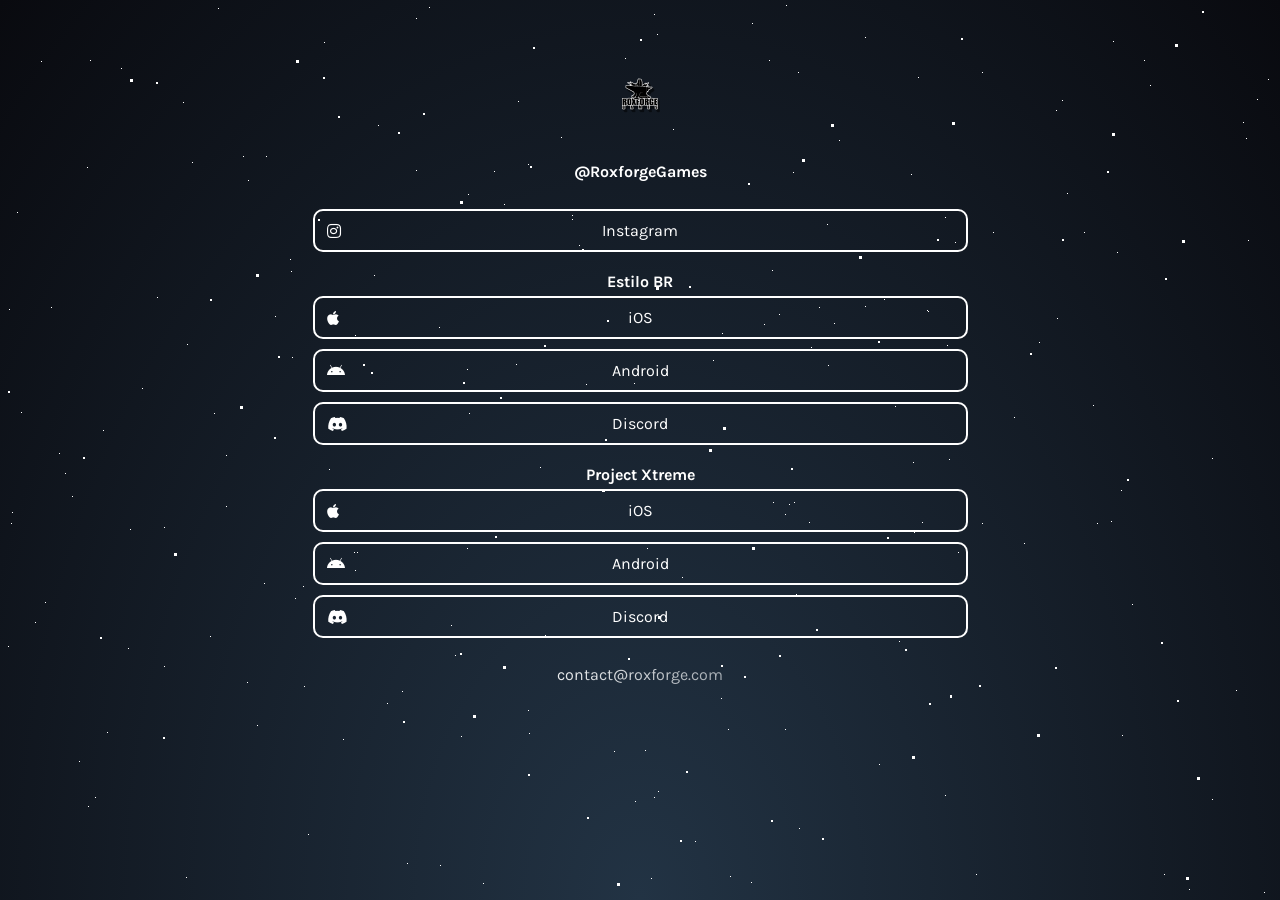
<file: index.html>
<!DOCTYPE html>
<html lang="en">
  <head>
    <meta charset="UTF-8">
    <meta name="viewport" content="width=device-width, initial-scale=1.0">
    <title>Roxforge Games</title>
    <!-- Favicon -->
    <link rel="icon" href="roxforge_games_logo.png" type="image/x-icon" />
    <!-- Font Awesome icons -->
    <link rel="stylesheet" href="https://use.fontawesome.com/releases/v5.8.1/css/all.css">
    <!-- Core theme CSS -->
    <link rel="stylesheet" href="style.css">
  </head>

  <body>
    <!-- Parallax Pixel Background Animation -->
    <section class="animated-background">
      <div id="stars1"></div>
      <div id="stars2"></div>
      <div id="stars3"></div>
    </section>
    <!-- End of Parallax Pixel Background Animation -->

    <a id="profilePicture" href="#popup">
      <img src="roxforge_games_logo.png" alt="Profile Picture">
    </a>

    <div class="overlay" id="popup">
      <div class="popup">
        <div class="popup-photo">
          <a href="roxforge_games_logo.png" target="_blank">
            <img src="roxforge_games_logo.png" alt="Profile Picture">
          </a>
        </div>
        <div class="popup-quote">
          Connecting the world through games, one pixel at a time.
        </div>
        <a class="popup-close" onclick="history.back()">&times;</a>
      </div>
    </div>

    <div id="userName">
      @RoxforgeGames
    </div>

    <div id="links">
    <!-- Estilo BR group -->
    <div class="group">
      <a class="link" href="https://www.instagram.com/roxforgegames/" target="_blank">
        <i class="fab fa-instagram">&nbsp;</i>Instagram
      </a>
      <div class="group-title">Estilo BR</div>
        <a class="link" href="https://apps.apple.com/us/app/estilo-br/id1470841830" target="_blank">
          <i class="fab fa-apple">&nbsp;</i>iOS
        </a>
        <a class="link" href="https://play.google.com/store/apps/details?id=com.rfentertainment.estilobr" target="_blank">
          <i class="fab fa-android">&nbsp;</i>Android
        </a>
        <a class="link" href="https://discord.com/invite/fdV6qyFGN4" target="_blank">
          <i class="fab fa-discord">&nbsp;</i>Discord
        </a>
      </div>

      <!-- Project Xtreme group -->
      <div class="group">
        <div class="group-title">Project Xtreme</div>
        <a class="link" href="https://apps.apple.com/lk/app/project-xtreme/id6745721875" target="_blank">
          <i class="fab fa-apple">&nbsp;</i>iOS
        </a>
        <a class="link" href="https://play.google.com/store/apps/details?id=com.RoxforgeGames.ProjectXtreme" target="_blank">
          <i class="fab fa-android">&nbsp;</i>Android
        </a>
        <a class="link" href="https://discord.com/invite/KfYwRzXtg7" target="_blank">
          <i class="fab fa-discord">&nbsp;</i>Discord
        </a>
      </div>
    </div>

    <div id="hashtag">
      contact@roxforge.com
    </div>
  </body>
</html>
</file>
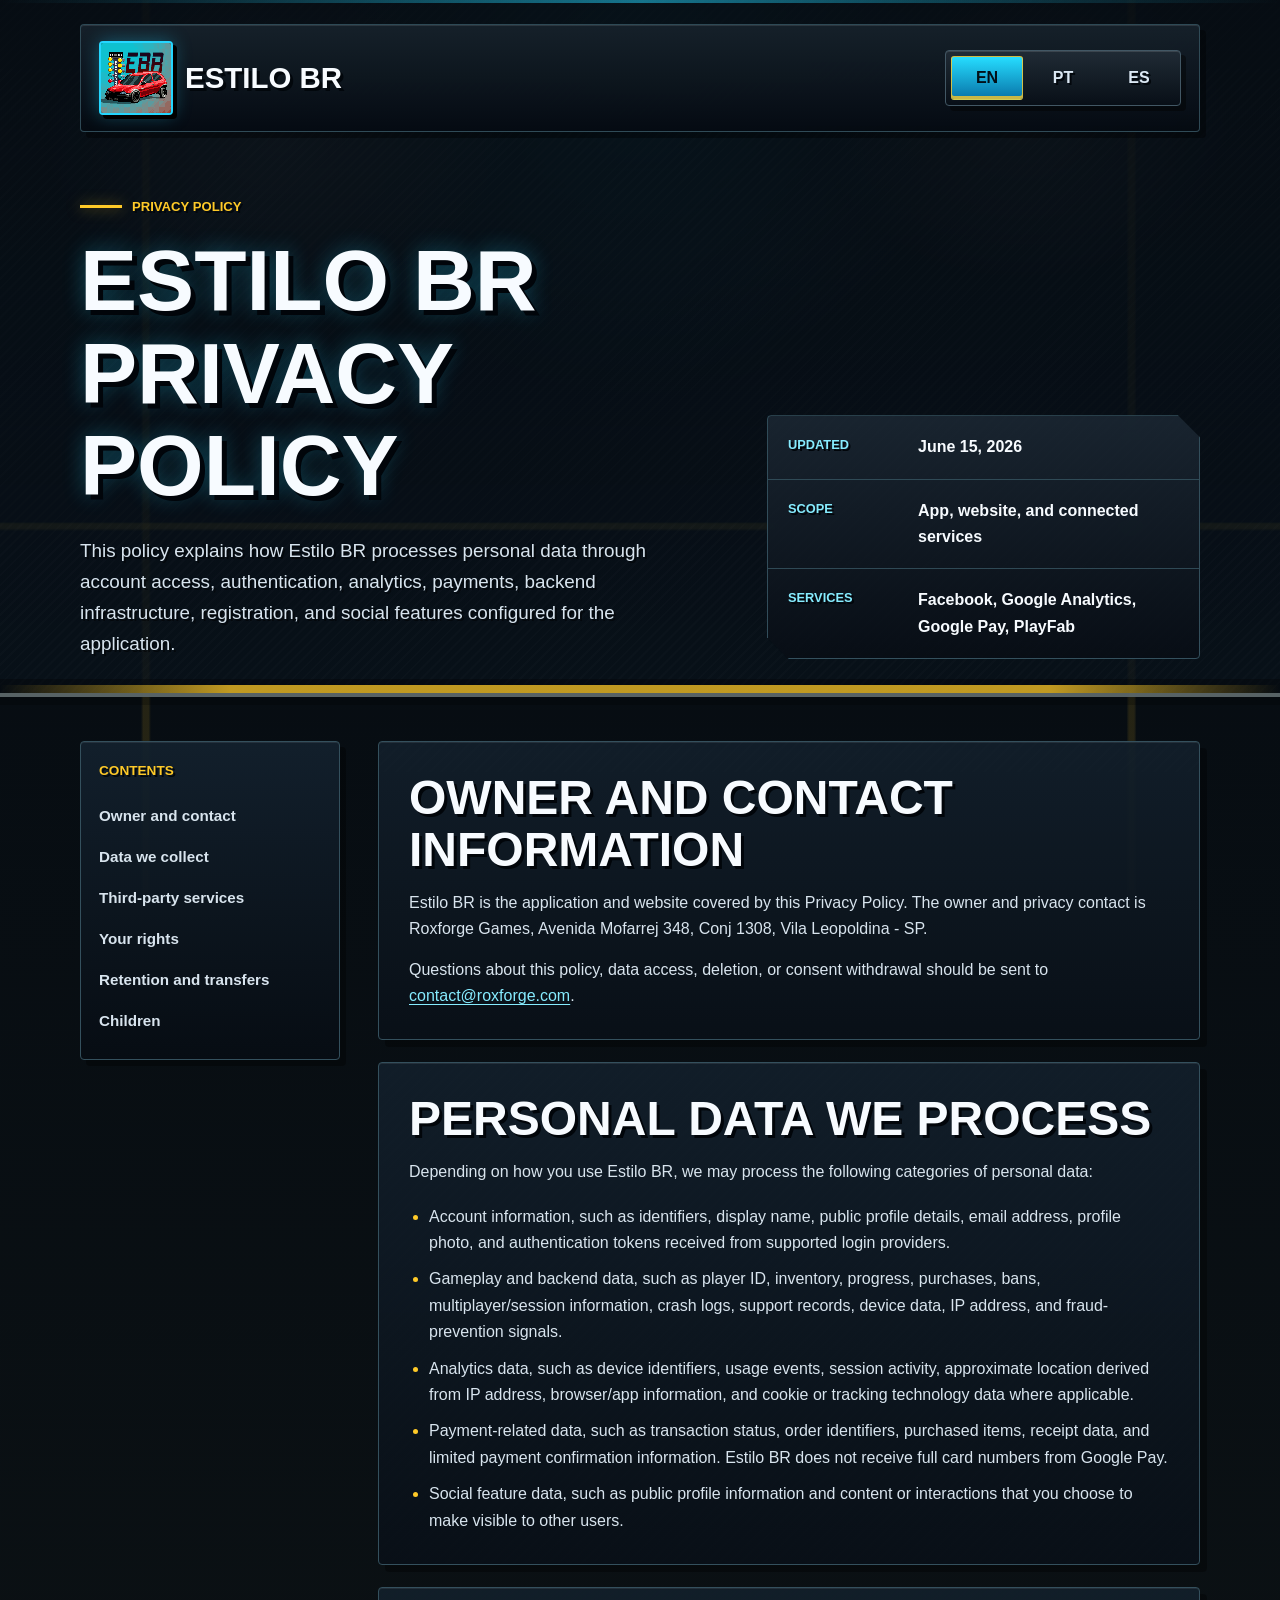
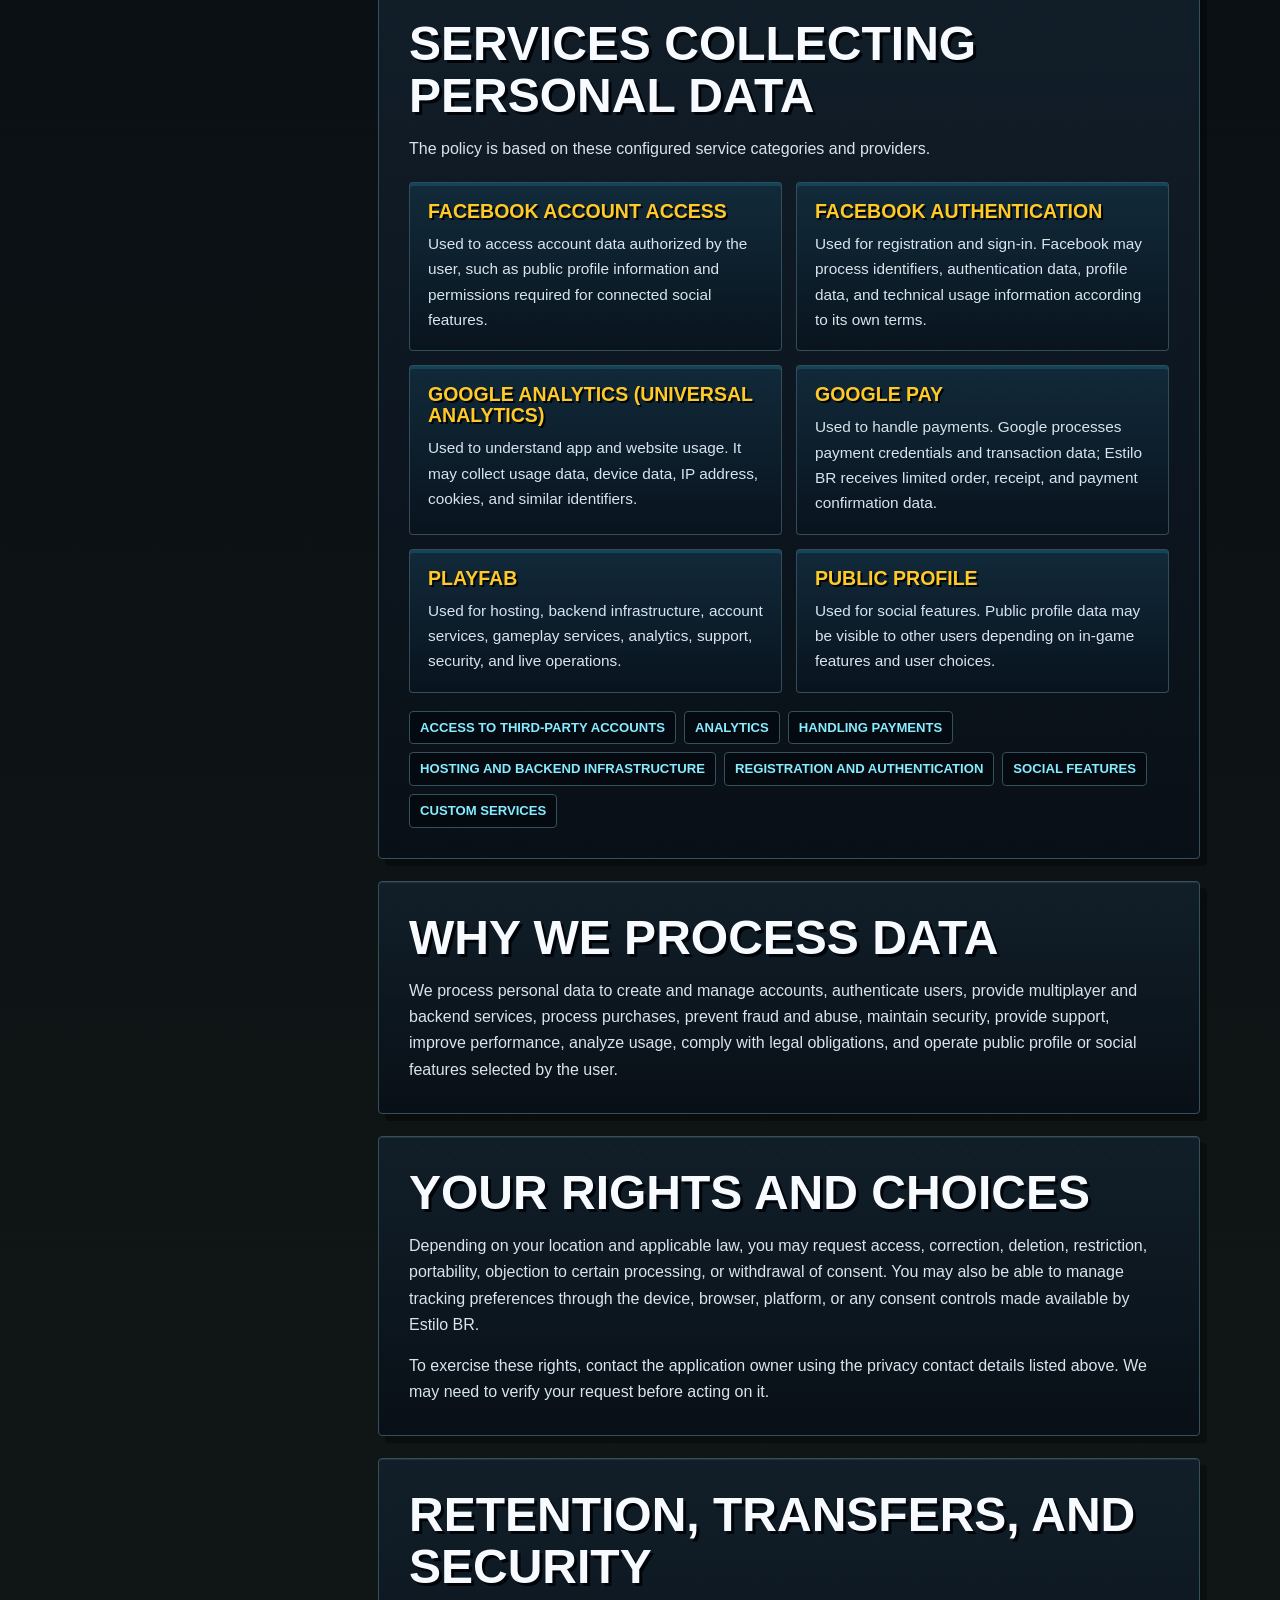
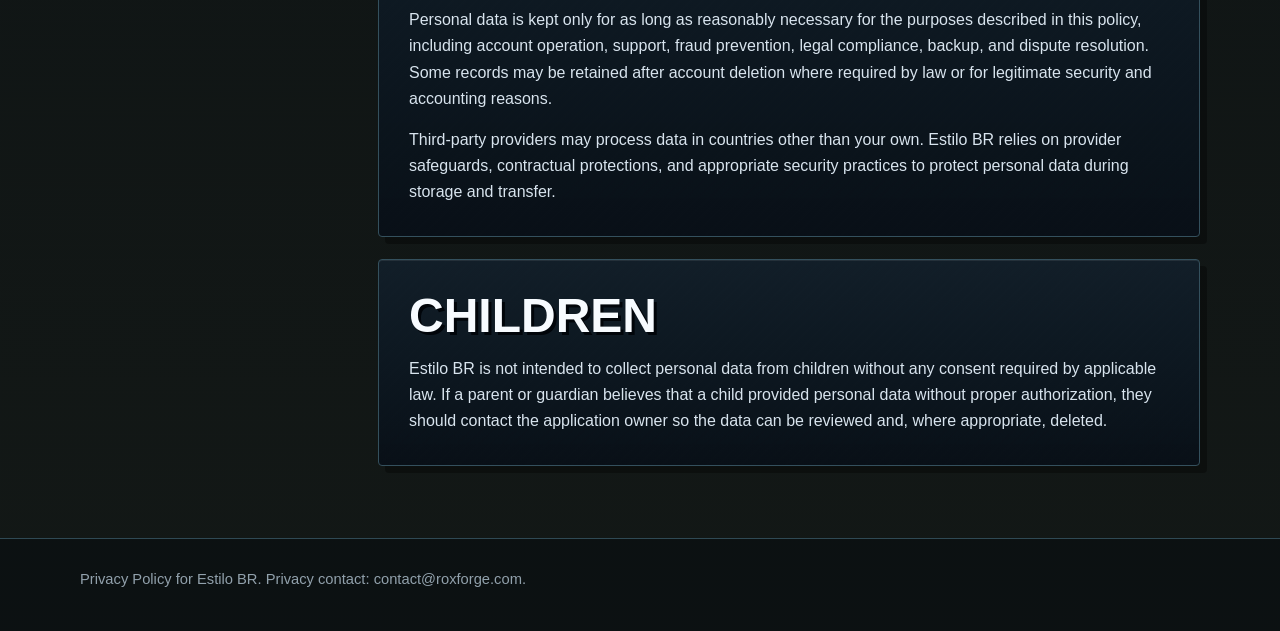
<file: privacy-policy/index.html>
<!doctype html>
<html lang="en">
<head>
  <meta charset="utf-8">
  <meta name="viewport" content="width=device-width, initial-scale=1">
  <title>Privacy Policy | Estilo BR</title>
  <meta name="description" content="Privacy Policy for Estilo BR, covering Facebook login, Google Analytics, Google Pay, PlayFab, public profiles, and related services.">
  <link rel="icon" href="game_icon.png" type="image/png">
  <link rel="apple-touch-icon" href="game_icon.png">
  <style>
    :root {
      color-scheme: dark;
      --paper: #071018;
      --ink: #f3f8ff;
      --text: #d8e4ee;
      --muted: #91a1ac;
      --line: #34505d;
      --panel: rgba(12, 20, 29, 0.9);
      --panel-soft: rgba(19, 35, 48, 0.92);
      --accent: #24d6ff;
      --accent-dark: #86ecff;
      --gold: #ffca28;
      --terra: #ff5148;
      --steel: #6f7b7d;
      --shadow: 0 16px 0 rgba(0, 0, 0, 0.28), 0 0 42px rgba(36, 214, 255, 0.16);
      --radius: 4px;
    }

    * {
      box-sizing: border-box;
    }

    html {
      scroll-behavior: smooth;
    }

    body {
      margin: 0;
      min-height: 100vh;
      color: var(--ink);
      background:
        radial-gradient(circle at 50% 2%, rgba(36, 214, 255, 0.2), transparent 20rem),
        linear-gradient(180deg, rgba(18, 29, 39, 0.96) 0, rgba(6, 12, 18, 0.98) 28rem, rgba(19, 24, 22, 0.98) 100%),
        repeating-linear-gradient(0deg, rgba(255, 255, 255, 0.035) 0 1px, transparent 1px 7px),
        repeating-linear-gradient(90deg, rgba(36, 214, 255, 0.055) 0 1px, transparent 1px 76px),
        var(--paper);
      font-family: "Avenir Next Condensed", "Trebuchet MS", Verdana, sans-serif;
      line-height: 1.65;
    }

    body::before {
      position: fixed;
      inset: 0;
      z-index: -1;
      content: "";
      background:
        linear-gradient(180deg, transparent 0 58%, rgba(255, 202, 40, 0.22) 58.2% 58.7%, transparent 59%),
        linear-gradient(90deg, transparent 0 11%, rgba(255, 202, 40, 0.12) 11.2% 11.6%, transparent 11.8% 88%, rgba(255, 202, 40, 0.12) 88.2% 88.6%, transparent 88.8%),
        radial-gradient(ellipse at 22% 16%, rgba(220, 240, 245, 0.17), transparent 15rem),
        radial-gradient(ellipse at 80% 14%, rgba(220, 240, 245, 0.14), transparent 13rem);
      pointer-events: none;
    }

    a {
      color: var(--accent-dark);
      text-decoration-thickness: 0.08em;
      text-underline-offset: 0.18em;
    }

    .shell {
      width: min(1120px, calc(100% - 32px));
      margin: 0 auto;
    }

    .hero {
      position: relative;
      overflow: hidden;
      padding: 24px 0 34px;
      border-bottom: 4px solid rgba(111, 123, 125, 0.78);
      background:
        linear-gradient(180deg, rgba(5, 11, 17, 0.88), rgba(9, 18, 27, 0.74)),
        repeating-linear-gradient(135deg, rgba(255, 255, 255, 0.045) 0 2px, transparent 2px 7px);
      box-shadow: inset 0 -14px 0 rgba(0, 0, 0, 0.32), 0 8px 0 rgba(0, 0, 0, 0.22);
    }

    .hero::before,
    .hero::after {
      position: absolute;
      inset-inline: 0;
      content: "";
      pointer-events: none;
    }

    .hero::before {
      top: 0;
      height: 3px;
      background: linear-gradient(90deg, transparent, rgba(36, 214, 255, 0.5), transparent);
      border-bottom: 0;
    }

    .hero::after {
      bottom: 0;
      height: 8px;
      background: linear-gradient(90deg, transparent, var(--gold) 18%, var(--gold) 82%, transparent);
      opacity: 0.75;
    }

    .hero .shell {
      position: relative;
      z-index: 1;
    }

    .topbar {
      display: flex;
      align-items: center;
      justify-content: space-between;
      gap: 22px;
      margin-bottom: 58px;
      padding: 16px 18px;
      border: 1px solid rgba(52, 80, 93, 0.9);
      border-radius: var(--radius);
      background: linear-gradient(180deg, rgba(23, 34, 44, 0.92), rgba(5, 11, 18, 0.96));
      box-shadow: 6px 6px 0 rgba(0, 0, 0, 0.34), inset 0 1px 0 rgba(255, 255, 255, 0.1);
    }

    .brand {
      display: inline-flex;
      align-items: center;
      gap: 12px;
      color: #f7fbff;
      font-size: clamp(1.55rem, 2.3vw, 2.35rem);
      font-weight: 800;
      text-transform: uppercase;
      text-shadow: 3px 3px 0 #02070c;
    }

    .brand-icon {
      width: 74px;
      height: 74px;
      border: 2px solid var(--accent);
      border-radius: 4px;
      background: #0b121a;
      box-shadow: 4px 4px 0 #000, 0 0 18px rgba(36, 214, 255, 0.35);
      image-rendering: pixelated;
      object-fit: cover;
    }

    .language-switcher {
      display: inline-grid;
      grid-template-columns: repeat(3, 72px);
      gap: 4px;
      padding: 5px;
      border: 1px solid #425764;
      border-radius: 4px;
      background: linear-gradient(180deg, #202b35, #080f17);
      box-shadow: inset 0 1px 0 rgba(255, 255, 255, 0.12), 5px 5px 0 rgba(0, 0, 0, 0.4);
    }

    .language-switcher button {
      min-width: 62px;
      min-height: 38px;
      padding: 8px 14px;
      border: 1px solid transparent;
      border-radius: 3px;
      background: transparent;
      color: #dbe8f4;
      cursor: pointer;
      font: inherit;
      font-weight: 900;
      text-shadow: 2px 2px 0 #02070c;
      transition: background 160ms ease, color 160ms ease, transform 160ms ease;
    }

    .language-switcher button:hover,
    .language-switcher button:focus-visible {
      color: var(--gold);
      outline: none;
      transform: translateY(-1px);
    }

    .language-switcher button[aria-pressed="true"] {
      border-color: rgba(255, 202, 40, 0.8);
      background: linear-gradient(180deg, #26ddff, #0874a8);
      color: #031018;
      text-shadow: none;
      box-shadow: inset 0 -3px 0 rgba(255, 202, 40, 0.78);
    }

    .hero-grid {
      display: grid;
      grid-template-columns: minmax(0, 1.18fr) minmax(290px, 0.82fr);
      align-items: end;
      gap: clamp(28px, 5vw, 72px);
    }

    .eyebrow {
      display: inline-flex;
      align-items: center;
      gap: 10px;
      margin: 0 0 18px;
      color: var(--gold);
      font-size: 0.82rem;
      font-weight: 900;
      letter-spacing: 0;
      text-transform: uppercase;
      text-shadow: 2px 2px 0 #02070c;
    }

    .eyebrow::before {
      content: "";
      width: 42px;
      height: 3px;
      background: var(--gold);
      box-shadow: 0 0 14px rgba(255, 202, 40, 0.5);
    }

    h1,
    h2,
    h3 {
      margin: 0;
      line-height: 1.08;
      font-family: Impact, "Avenir Next Condensed", "Trebuchet MS", sans-serif;
      letter-spacing: 0;
      text-transform: uppercase;
    }

    h1 {
      max-width: 780px;
      color: #f7fbff;
      font-size: clamp(2.55rem, 7vw, 5.35rem);
      font-weight: 900;
      text-shadow: 5px 5px 0 #01050a, 0 0 22px rgba(36, 214, 255, 0.32);
    }

    h2 {
      font-size: clamp(1.75rem, 4vw, 3rem);
      color: #f7fbff;
      text-shadow: 3px 3px 0 #01050a;
    }

    h3 {
      font-size: 1.22rem;
      color: var(--gold);
      text-shadow: 2px 2px 0 #01050a;
    }

    .hero-copy {
      max-width: 720px;
      margin: 22px 0 0;
      color: var(--text);
      font-size: clamp(1rem, 2vw, 1.18rem);
      text-shadow: 2px 2px 0 rgba(0, 0, 0, 0.5);
    }

    .status-panel {
      overflow: hidden;
      border: 1px solid var(--line);
      border-radius: var(--radius);
      background:
        linear-gradient(180deg, rgba(26, 38, 49, 0.94), rgba(8, 14, 21, 0.96)),
        repeating-linear-gradient(135deg, rgba(255, 255, 255, 0.04) 0 2px, transparent 2px 8px);
      box-shadow: var(--shadow);
      backdrop-filter: blur(10px);
      clip-path: polygon(0 0, calc(100% - 22px) 0, 100% 22px, 100% 100%, 22px 100%, 0 calc(100% - 22px));
    }

    .status-panel dl {
      display: grid;
      gap: 0;
      margin: 0;
    }

    .status-panel div {
      display: grid;
      grid-template-columns: 112px minmax(0, 1fr);
      gap: 18px;
      padding: 18px 20px;
      border-bottom: 1px solid rgba(52, 80, 93, 0.88);
    }

    .status-panel div:last-child {
      border-bottom: 0;
    }

    .status-panel dt {
      color: var(--accent-dark);
      font-size: 0.8rem;
      font-weight: 900;
      text-transform: uppercase;
      text-shadow: 2px 2px 0 #01050a;
    }

    .status-panel dd {
      margin: 0;
      color: #f7fbff;
      font-weight: 750;
    }

    .main {
      display: grid;
      grid-template-columns: 260px minmax(0, 1fr);
      gap: 38px;
      padding: 44px 0 72px;
    }

    .toc {
      position: sticky;
      top: 18px;
      align-self: start;
      padding: 18px;
      border: 1px solid var(--line);
      border-radius: var(--radius);
      background: linear-gradient(180deg, rgba(19, 33, 45, 0.94), rgba(7, 13, 20, 0.96));
      box-shadow: 6px 6px 0 rgba(0, 0, 0, 0.34), inset 0 1px 0 rgba(255, 255, 255, 0.08);
    }

    .toc strong {
      display: block;
      margin-bottom: 12px;
      color: var(--gold);
      font-size: 0.85rem;
      text-transform: uppercase;
      text-shadow: 2px 2px 0 #02070c;
    }

    .toc a {
      display: block;
      padding: 8px 0;
      color: var(--text);
      font-size: 0.95rem;
      font-weight: 700;
      text-decoration: none;
    }

    .toc a:hover,
    .toc a:focus-visible {
      color: var(--accent-dark);
      outline: none;
    }

    article {
      display: none;
    }

    article.active {
      display: block;
      animation: rise-in 420ms ease both;
    }

    @keyframes rise-in {
      from {
        opacity: 0;
        transform: translateY(10px);
      }
      to {
        opacity: 1;
        transform: translateY(0);
      }
    }

    .policy-section {
      padding: 30px;
      border: 1px solid var(--line);
      border-radius: var(--radius);
      background:
        linear-gradient(180deg, rgba(18, 31, 42, 0.94), rgba(9, 16, 24, 0.96)),
        repeating-linear-gradient(135deg, rgba(255, 255, 255, 0.035) 0 2px, transparent 2px 8px);
      box-shadow: 7px 7px 0 rgba(0, 0, 0, 0.32), inset 0 1px 0 rgba(255, 255, 255, 0.08);
    }

    .policy-section + .policy-section {
      margin-top: 22px;
    }

    .policy-section p {
      margin: 14px 0 0;
      color: var(--text);
    }

    .policy-section ul {
      display: grid;
      gap: 10px;
      margin: 18px 0 0;
      padding-left: 20px;
      color: var(--text);
    }

    .policy-section li::marker {
      color: var(--gold);
    }

    .service-grid {
      display: grid;
      grid-template-columns: repeat(2, minmax(0, 1fr));
      gap: 14px;
      margin-top: 20px;
    }

    .service-card {
      padding: 18px;
      border: 1px solid rgba(52, 80, 93, 0.95);
      border-radius: var(--radius);
      background: linear-gradient(180deg, rgba(18, 43, 59, 0.96), rgba(9, 20, 30, 0.96));
      box-shadow: inset 0 3px 0 rgba(36, 214, 255, 0.16);
    }

    .service-card p {
      margin-top: 9px;
      font-size: 0.96rem;
    }

    .tag-row {
      display: flex;
      flex-wrap: wrap;
      gap: 8px;
      margin-top: 18px;
    }

    .tag {
      display: inline-flex;
      align-items: center;
      min-height: 30px;
      padding: 5px 10px;
      border: 1px solid var(--line);
      border-radius: 4px;
      background: rgba(3, 9, 15, 0.82);
      color: var(--accent-dark);
      font-size: 0.82rem;
      font-weight: 850;
      text-transform: uppercase;
    }

    .notice {
      margin-top: 18px;
      padding: 16px 18px;
      border-left: 4px solid var(--gold);
      background: rgba(255, 202, 40, 0.1);
      color: #f5e6b8;
    }

    footer {
      padding: 28px 0 40px;
      border-top: 1px solid rgba(52, 80, 93, 0.9);
      color: var(--muted);
      font-size: 0.92rem;
      background: rgba(2, 8, 13, 0.35);
    }

    @media (max-width: 860px) {
      .topbar,
      .hero-grid,
      .main {
        grid-template-columns: 1fr;
      }

      .topbar {
        align-items: flex-start;
        margin-bottom: 42px;
        padding: 14px;
      }

      .language-switcher {
        width: auto;
      }

      .main {
        padding-top: 24px;
      }

      .toc {
        position: static;
      }

      .service-grid {
        grid-template-columns: 1fr;
      }
    }

    @media (max-width: 560px) {
      .shell {
        width: min(100% - 22px, 1120px);
      }

      .hero {
        padding-top: 24px;
      }

      .topbar {
        flex-direction: column;
      }

      .brand-icon {
        width: 58px;
        height: 58px;
      }

      .language-switcher {
        width: 100%;
        grid-template-columns: repeat(3, minmax(0, 1fr));
      }

      h1 {
        font-size: clamp(2.45rem, 16vw, 4.1rem);
      }

      .status-panel div {
        grid-template-columns: 1fr;
        gap: 4px;
      }

      .policy-section {
        padding: 22px 18px;
      }
    }

    @media (prefers-reduced-motion: reduce) {
      html {
        scroll-behavior: auto;
      }

      *,
      *::before,
      *::after {
        animation-duration: 0.01ms !important;
        animation-iteration-count: 1 !important;
        transition-duration: 0.01ms !important;
      }
    }
  </style>
</head>
<body>
  <header class="hero">
    <div class="shell">
      <div class="topbar">
        <div class="brand" aria-label="Estilo BR">
          <img class="brand-icon" src="game_icon.png" alt="" aria-hidden="true">
          <span>Estilo BR</span>
        </div>

        <nav class="language-switcher" aria-label="Policy language">
          <button type="button" data-lang="en" aria-pressed="true">EN</button>
          <button type="button" data-lang="pt" aria-pressed="false">PT</button>
          <button type="button" data-lang="es" aria-pressed="false">ES</button>
        </nav>
      </div>

      <div class="hero-grid">
        <div>
          <p class="eyebrow" data-i18n="eyebrow">Privacy Policy</p>
          <h1 data-i18n="title">Estilo BR Privacy Policy</h1>
          <p class="hero-copy" data-i18n="intro">This policy explains how Estilo BR processes personal data through account access, authentication, analytics, payments, backend infrastructure, registration, and social features configured for the application.</p>
        </div>

        <aside class="status-panel" aria-label="Policy summary">
          <dl>
            <div>
              <dt data-i18n="updatedLabel">Updated</dt>
              <dd>June 15, 2026</dd>
            </div>
            <div>
              <dt data-i18n="scopeLabel">Scope</dt>
              <dd data-i18n="scopeValue">App, website, and connected services</dd>
            </div>
            <div>
              <dt data-i18n="servicesLabel">Services</dt>
              <dd>Facebook, Google Analytics, Google Pay, PlayFab</dd>
            </div>
          </dl>
        </aside>
      </div>
    </div>
  </header>

  <div class="shell main">
    <aside class="toc" aria-label="Policy contents">
      <strong data-i18n="contents">Contents</strong>
      <a href="#owner" data-i18n="navOwner">Owner and contact</a>
      <a href="#data" data-i18n="navData">Data we collect</a>
      <a href="#services" data-i18n="navServices">Third-party services</a>
      <a href="#rights" data-i18n="navRights">Your rights</a>
      <a href="#retention" data-i18n="navRetention">Retention and transfers</a>
      <a href="#children" data-i18n="navChildren">Children</a>
    </aside>

    <main>
      <article class="active" data-policy="en" lang="en">
        <section class="policy-section" id="owner" data-section="owner">
          <h2>Owner and Contact Information</h2>
          <p>Estilo BR is the application and website covered by this Privacy Policy. The owner and privacy contact is Roxforge Games, Avenida Mofarrej 348, Conj 1308, Vila Leopoldina - SP.</p>
          <p>Questions about this policy, data access, deletion, or consent withdrawal should be sent to <a href="mailto:contact@roxforge.com">contact@roxforge.com</a>.</p>
        </section>

        <section class="policy-section" id="data" data-section="data">
          <h2>Personal Data We Process</h2>
          <p>Depending on how you use Estilo BR, we may process the following categories of personal data:</p>
          <ul>
            <li>Account information, such as identifiers, display name, public profile details, email address, profile photo, and authentication tokens received from supported login providers.</li>
            <li>Gameplay and backend data, such as player ID, inventory, progress, purchases, bans, multiplayer/session information, crash logs, support records, device data, IP address, and fraud-prevention signals.</li>
            <li>Analytics data, such as device identifiers, usage events, session activity, approximate location derived from IP address, browser/app information, and cookie or tracking technology data where applicable.</li>
            <li>Payment-related data, such as transaction status, order identifiers, purchased items, receipt data, and limited payment confirmation information. Estilo BR does not receive full card numbers from Google Pay.</li>
            <li>Social feature data, such as public profile information and content or interactions that you choose to make visible to other users.</li>
          </ul>
        </section>

        <section class="policy-section" id="services" data-section="services">
          <h2>Services Collecting Personal Data</h2>
          <p>The policy is based on these configured service categories and providers.</p>

          <div class="service-grid">
            <div class="service-card">
              <h3>Facebook Account Access</h3>
              <p>Used to access account data authorized by the user, such as public profile information and permissions required for connected social features.</p>
            </div>
            <div class="service-card">
              <h3>Facebook Authentication</h3>
              <p>Used for registration and sign-in. Facebook may process identifiers, authentication data, profile data, and technical usage information according to its own terms.</p>
            </div>
            <div class="service-card">
              <h3>Google Analytics (Universal Analytics)</h3>
              <p>Used to understand app and website usage. It may collect usage data, device data, IP address, cookies, and similar identifiers.</p>
            </div>
            <div class="service-card">
              <h3>Google Pay</h3>
              <p>Used to handle payments. Google processes payment credentials and transaction data; Estilo BR receives limited order, receipt, and payment confirmation data.</p>
            </div>
            <div class="service-card">
              <h3>PlayFab</h3>
              <p>Used for hosting, backend infrastructure, account services, gameplay services, analytics, support, security, and live operations.</p>
            </div>
            <div class="service-card">
              <h3>Public Profile</h3>
              <p>Used for social features. Public profile data may be visible to other users depending on in-game features and user choices.</p>
            </div>
          </div>

          <div class="tag-row" aria-label="Configured categories">
            <span class="tag">Access to third-party accounts</span>
            <span class="tag">Analytics</span>
            <span class="tag">Handling payments</span>
            <span class="tag">Hosting and backend infrastructure</span>
            <span class="tag">Registration and authentication</span>
            <span class="tag">Social features</span>
            <span class="tag">Custom services</span>
          </div>
        </section>

        <section class="policy-section">
          <h2>Why We Process Data</h2>
          <p>We process personal data to create and manage accounts, authenticate users, provide multiplayer and backend services, process purchases, prevent fraud and abuse, maintain security, provide support, improve performance, analyze usage, comply with legal obligations, and operate public profile or social features selected by the user.</p>
        </section>

        <section class="policy-section" id="rights" data-section="rights">
          <h2>Your Rights and Choices</h2>
          <p>Depending on your location and applicable law, you may request access, correction, deletion, restriction, portability, objection to certain processing, or withdrawal of consent. You may also be able to manage tracking preferences through the device, browser, platform, or any consent controls made available by Estilo BR.</p>
          <p>To exercise these rights, contact the application owner using the privacy contact details listed above. We may need to verify your request before acting on it.</p>
        </section>

        <section class="policy-section" id="retention" data-section="retention">
          <h2>Retention, Transfers, and Security</h2>
          <p>Personal data is kept only for as long as reasonably necessary for the purposes described in this policy, including account operation, support, fraud prevention, legal compliance, backup, and dispute resolution. Some records may be retained after account deletion where required by law or for legitimate security and accounting reasons.</p>
          <p>Third-party providers may process data in countries other than your own. Estilo BR relies on provider safeguards, contractual protections, and appropriate security practices to protect personal data during storage and transfer.</p>
        </section>

        <section class="policy-section" id="children" data-section="children">
          <h2>Children</h2>
          <p>Estilo BR is not intended to collect personal data from children without any consent required by applicable law. If a parent or guardian believes that a child provided personal data without proper authorization, they should contact the application owner so the data can be reviewed and, where appropriate, deleted.</p>
        </section>
      </article>

      <article data-policy="pt" lang="pt-BR">
        <section class="policy-section" data-section="owner">
          <h2>Proprietario e Informacoes de Contato</h2>
          <p>Estilo BR e o aplicativo e site coberto por esta Politica de Privacidade. O proprietario e contato de privacidade e Roxforge Games, Avenida Mofarrej 348, Conj 1308, Vila Leopoldina - SP.</p>
          <p>Perguntas sobre esta politica, acesso a dados, exclusao ou retirada de consentimento devem ser enviadas para <a href="mailto:contact@roxforge.com">contact@roxforge.com</a>.</p>
        </section>

        <section class="policy-section" data-section="data">
          <h2>Dados Pessoais Que Tratamos</h2>
          <p>Dependendo de como voce usa o Estilo BR, podemos tratar as seguintes categorias de dados pessoais:</p>
          <ul>
            <li>Informacoes de conta, como identificadores, nome de exibicao, detalhes de perfil publico, email, foto de perfil e tokens de autenticacao recebidos dos provedores de login suportados.</li>
            <li>Dados de jogo e backend, como ID do jogador, inventario, progresso, compras, banimentos, informacoes de sessoes ou multiplayer, logs de falha, registros de suporte, dados do dispositivo, endereco IP e sinais de prevencao a fraude.</li>
            <li>Dados de analise, como identificadores de dispositivo, eventos de uso, atividade de sessao, localizacao aproximada derivada do IP, informacoes do navegador ou aplicativo e dados de cookies ou tecnologias semelhantes quando aplicavel.</li>
            <li>Dados relacionados a pagamentos, como status da transacao, identificadores de pedido, itens comprados, dados de recibo e confirmacao limitada de pagamento. O Estilo BR nao recebe numeros completos de cartao pelo Google Pay.</li>
            <li>Dados de recursos sociais, como informacoes de perfil publico e conteudo ou interacoes que voce decide tornar visiveis a outros usuarios.</li>
          </ul>
        </section>

        <section class="policy-section" data-section="services">
          <h2>Servicos Que Coletam Dados Pessoais</h2>
          <p>Esta politica e baseada nestas categorias e provedores configurados.</p>

          <div class="service-grid">
            <div class="service-card">
              <h3>Acesso a Conta do Facebook</h3>
              <p>Usado para acessar dados de conta autorizados pelo usuario, como informacoes de perfil publico e permissoes necessarias para recursos sociais conectados.</p>
            </div>
            <div class="service-card">
              <h3>Autenticacao pelo Facebook</h3>
              <p>Usada para cadastro e login. O Facebook pode tratar identificadores, dados de autenticacao, dados de perfil e informacoes tecnicas de uso conforme seus proprios termos.</p>
            </div>
            <div class="service-card">
              <h3>Google Analytics (Universal Analytics)</h3>
              <p>Usado para entender o uso do aplicativo e do site. Pode coletar dados de uso, dados do dispositivo, endereco IP, cookies e identificadores semelhantes.</p>
            </div>
            <div class="service-card">
              <h3>Google Pay</h3>
              <p>Usado para processar pagamentos. O Google processa credenciais de pagamento e dados da transacao; o Estilo BR recebe dados limitados de pedido, recibo e confirmacao de pagamento.</p>
            </div>
            <div class="service-card">
              <h3>PlayFab</h3>
              <p>Usado para hospedagem, infraestrutura de backend, servicos de conta, servicos de jogo, analise, suporte, seguranca e operacoes ao vivo.</p>
            </div>
            <div class="service-card">
              <h3>Perfil Publico</h3>
              <p>Usado para recursos sociais. Dados de perfil publico podem ser visiveis a outros usuarios dependendo dos recursos do jogo e das escolhas do usuario.</p>
            </div>
          </div>

          <div class="tag-row" aria-label="Categorias configuradas">
            <span class="tag">Acesso a contas de terceiros</span>
            <span class="tag">Analise</span>
            <span class="tag">Pagamentos</span>
            <span class="tag">Hospedagem e backend</span>
            <span class="tag">Cadastro e autenticacao</span>
            <span class="tag">Recursos sociais</span>
            <span class="tag">Servicos personalizados</span>
          </div>
        </section>

        <section class="policy-section" data-section="rights">
          <h2>Por Que Tratamos Dados</h2>
          <p>Tratamos dados pessoais para criar e gerenciar contas, autenticar usuarios, fornecer servicos multiplayer e de backend, processar compras, prevenir fraude e abuso, manter seguranca, prestar suporte, melhorar desempenho, analisar uso, cumprir obrigacoes legais e operar perfis publicos ou recursos sociais escolhidos pelo usuario.</p>
        </section>

        <section class="policy-section" data-section="retention">
          <h2>Seus Direitos e Escolhas</h2>
          <p>Dependendo da sua localizacao e da lei aplicavel, voce pode solicitar acesso, correcao, exclusao, restricao, portabilidade, oposicao a determinados tratamentos ou retirada de consentimento. Voce tambem pode gerenciar preferencias de rastreamento pelo dispositivo, navegador, plataforma ou por controles de consentimento disponibilizados pelo Estilo BR.</p>
          <p>Para exercer esses direitos, contate o proprietario do aplicativo usando os dados de privacidade indicados acima. Podemos precisar verificar sua solicitacao antes de atende-la.</p>
        </section>

        <section class="policy-section" data-section="children">
          <h2>Retencao, Transferencias e Seguranca</h2>
          <p>Os dados pessoais sao mantidos somente pelo tempo razoavelmente necessario para as finalidades descritas nesta politica, incluindo operacao da conta, suporte, prevencao a fraude, cumprimento legal, backup e resolucao de disputas. Alguns registros podem ser mantidos apos a exclusao da conta quando exigido por lei ou por motivos legitimos de seguranca e contabilidade.</p>
          <p>Provedores terceiros podem tratar dados em paises diferentes do seu. O Estilo BR conta com salvaguardas dos provedores, protecoes contratuais e praticas de seguranca adequadas para proteger dados pessoais durante armazenamento e transferencia.</p>
        </section>

        <section class="policy-section" data-section="owner">
          <h2>Criancas</h2>
          <p>O Estilo BR nao pretende coletar dados pessoais de criancas sem o consentimento exigido pela lei aplicavel. Se um pai, mae ou responsavel acreditar que uma crianca forneceu dados pessoais sem autorizacao adequada, deve contatar o proprietario do aplicativo para que os dados sejam revisados e, quando apropriado, excluidos.</p>
        </section>
      </article>

      <article data-policy="es" lang="es">
        <section class="policy-section" data-section="owner">
          <h2>Propietario e Informacion de Contacto</h2>
          <p>Estilo BR es la aplicacion y el sitio web cubiertos por esta Politica de Privacidad. El propietario y contacto de privacidad es Roxforge Games, Avenida Mofarrej 348, Conj 1308, Vila Leopoldina - SP.</p>
          <p>Las preguntas sobre esta politica, acceso a datos, eliminacion o retiro del consentimiento deben enviarse a <a href="mailto:contact@roxforge.com">contact@roxforge.com</a>.</p>
        </section>

        <section class="policy-section" data-section="data">
          <h2>Datos Personales Que Tratamos</h2>
          <p>Segun como uses Estilo BR, podemos tratar las siguientes categorias de datos personales:</p>
          <ul>
            <li>Informacion de cuenta, como identificadores, nombre visible, detalles de perfil publico, correo electronico, foto de perfil y tokens de autenticacion recibidos de los proveedores de inicio de sesion compatibles.</li>
            <li>Datos de juego y backend, como ID de jugador, inventario, progreso, compras, bloqueos, informacion de sesiones o multijugador, registros de fallos, registros de soporte, datos del dispositivo, direccion IP y senales de prevencion de fraude.</li>
            <li>Datos de analitica, como identificadores de dispositivo, eventos de uso, actividad de sesion, ubicacion aproximada derivada de la IP, informacion del navegador o aplicacion y datos de cookies o tecnologias similares cuando corresponda.</li>
            <li>Datos relacionados con pagos, como estado de transaccion, identificadores de pedido, articulos comprados, datos de recibo y confirmacion limitada de pago. Estilo BR no recibe numeros completos de tarjeta desde Google Pay.</li>
            <li>Datos de funciones sociales, como informacion de perfil publico y contenido o interacciones que decides hacer visibles para otros usuarios.</li>
          </ul>
        </section>

        <section class="policy-section" data-section="services">
          <h2>Servicios Que Recopilan Datos Personales</h2>
          <p>Esta politica se basa en estas categorias y proveedores configurados.</p>

          <div class="service-grid">
            <div class="service-card">
              <h3>Acceso a Cuenta de Facebook</h3>
              <p>Se usa para acceder a datos de cuenta autorizados por el usuario, como informacion de perfil publico y permisos necesarios para funciones sociales conectadas.</p>
            </div>
            <div class="service-card">
              <h3>Autenticacion con Facebook</h3>
              <p>Se usa para registro e inicio de sesion. Facebook puede tratar identificadores, datos de autenticacion, datos de perfil e informacion tecnica de uso segun sus propios terminos.</p>
            </div>
            <div class="service-card">
              <h3>Google Analytics (Universal Analytics)</h3>
              <p>Se usa para comprender el uso de la aplicacion y el sitio web. Puede recopilar datos de uso, datos del dispositivo, direccion IP, cookies e identificadores similares.</p>
            </div>
            <div class="service-card">
              <h3>Google Pay</h3>
              <p>Se usa para gestionar pagos. Google procesa credenciales de pago y datos de transaccion; Estilo BR recibe datos limitados de pedido, recibo y confirmacion de pago.</p>
            </div>
            <div class="service-card">
              <h3>PlayFab</h3>
              <p>Se usa para alojamiento, infraestructura backend, servicios de cuenta, servicios de juego, analitica, soporte, seguridad y operaciones en vivo.</p>
            </div>
            <div class="service-card">
              <h3>Perfil Publico</h3>
              <p>Se usa para funciones sociales. Los datos del perfil publico pueden ser visibles para otros usuarios segun las funciones del juego y las elecciones del usuario.</p>
            </div>
          </div>

          <div class="tag-row" aria-label="Categorias configuradas">
            <span class="tag">Acceso a cuentas de terceros</span>
            <span class="tag">Analitica</span>
            <span class="tag">Pagos</span>
            <span class="tag">Alojamiento y backend</span>
            <span class="tag">Registro y autenticacion</span>
            <span class="tag">Funciones sociales</span>
            <span class="tag">Servicios personalizados</span>
          </div>
        </section>

        <section class="policy-section">
          <h2>Por Que Tratamos Datos</h2>
          <p>Tratamos datos personales para crear y administrar cuentas, autenticar usuarios, proporcionar servicios multijugador y backend, procesar compras, prevenir fraude y abuso, mantener la seguridad, brindar soporte, mejorar el rendimiento, analizar el uso, cumplir obligaciones legales y operar perfiles publicos o funciones sociales elegidas por el usuario.</p>
        </section>

        <section class="policy-section" data-section="rights">
          <h2>Tus Derechos y Opciones</h2>
          <p>Segun tu ubicacion y la ley aplicable, puedes solicitar acceso, correccion, eliminacion, restriccion, portabilidad, oposicion a ciertos tratamientos o retiro del consentimiento. Tambien puedes gestionar preferencias de rastreo desde el dispositivo, navegador, plataforma o controles de consentimiento disponibles en Estilo BR.</p>
          <p>Para ejercer estos derechos, contacta al propietario de la aplicacion usando los datos de privacidad indicados arriba. Es posible que debamos verificar tu solicitud antes de atenderla.</p>
        </section>

        <section class="policy-section" data-section="retention">
          <h2>Retencion, Transferencias y Seguridad</h2>
          <p>Los datos personales se conservan solo durante el tiempo razonablemente necesario para los fines descritos en esta politica, incluida la operacion de cuenta, soporte, prevencion de fraude, cumplimiento legal, copias de seguridad y resolucion de disputas. Algunos registros pueden conservarse despues de eliminar una cuenta cuando la ley lo exija o por motivos legitimos de seguridad y contabilidad.</p>
          <p>Los proveedores externos pueden tratar datos en paises distintos al tuyo. Estilo BR se apoya en salvaguardas de proveedores, protecciones contractuales y practicas de seguridad adecuadas para proteger los datos personales durante el almacenamiento y la transferencia.</p>
        </section>

        <section class="policy-section" data-section="children">
          <h2>Ninos</h2>
          <p>Estilo BR no tiene la intencion de recopilar datos personales de ninos sin el consentimiento exigido por la ley aplicable. Si un padre, madre o tutor cree que un nino proporciono datos personales sin autorizacion adecuada, debe contactar al propietario de la aplicacion para que los datos sean revisados y, cuando corresponda, eliminados.</p>
        </section>
      </article>
    </main>
  </div>

  <footer>
    <div class="shell">
      <span data-i18n="footer">Privacy Policy for Estilo BR. Privacy contact: contact@roxforge.com.</span>
    </div>
  </footer>

  <script>
    const copy = {
      en: {
        eyebrow: "Privacy Policy",
        title: "Estilo BR Privacy Policy",
        intro: "This policy explains how Estilo BR processes personal data through account access, authentication, analytics, payments, backend infrastructure, registration, and social features configured for the application.",
        updatedLabel: "Updated",
        scopeLabel: "Scope",
        scopeValue: "App, website, and connected services",
        servicesLabel: "Services",
        contents: "Contents",
        navOwner: "Owner and contact",
        navData: "Data we collect",
        navServices: "Third-party services",
        navRights: "Your rights",
        navRetention: "Retention and transfers",
        navChildren: "Children",
        footer: "Privacy Policy for Estilo BR. Privacy contact: contact@roxforge.com."
      },
      pt: {
        eyebrow: "Politica de Privacidade",
        title: "Politica de Privacidade do Estilo BR",
        intro: "Esta politica explica como o Estilo BR trata dados pessoais por meio de acesso a conta, autenticacao, analise, pagamentos, infraestrutura de backend, cadastro e recursos sociais configurados para o aplicativo.",
        updatedLabel: "Atualizada",
        scopeLabel: "Escopo",
        scopeValue: "Aplicativo, site e servicos conectados",
        servicesLabel: "Servicos",
        contents: "Conteudo",
        navOwner: "Proprietario e contato",
        navData: "Dados coletados",
        navServices: "Servicos de terceiros",
        navRights: "Seus direitos",
        navRetention: "Retencao e transferencias",
        navChildren: "Criancas",
        footer: "Politica de Privacidade do Estilo BR. Contato de privacidade: contact@roxforge.com."
      },
      es: {
        eyebrow: "Politica de Privacidad",
        title: "Politica de Privacidad de Estilo BR",
        intro: "Esta politica explica como Estilo BR trata datos personales mediante acceso a cuenta, autenticacion, analitica, pagos, infraestructura backend, registro y funciones sociales configuradas para la aplicacion.",
        updatedLabel: "Actualizada",
        scopeLabel: "Alcance",
        scopeValue: "Aplicacion, sitio web y servicios conectados",
        servicesLabel: "Servicios",
        contents: "Contenido",
        navOwner: "Propietario y contacto",
        navData: "Datos recopilados",
        navServices: "Servicios de terceros",
        navRights: "Tus derechos",
        navRetention: "Retencion y transferencias",
        navChildren: "Ninos",
        footer: "Politica de Privacidad de Estilo BR. Contacto de privacidad: contact@roxforge.com."
      }
    };

    const buttons = Array.from(document.querySelectorAll("[data-lang]"));
    const articles = Array.from(document.querySelectorAll("[data-policy]"));
    const translated = Array.from(document.querySelectorAll("[data-i18n]"));
    const sections = Array.from(document.querySelectorAll("[data-section]"));

    function setLanguage(language) {
      document.documentElement.lang = language === "pt" ? "pt-BR" : language;

      buttons.forEach((button) => {
        button.setAttribute("aria-pressed", String(button.dataset.lang === language));
      });

      articles.forEach((article) => {
        article.classList.toggle("active", article.dataset.policy === language);
      });

      sections.forEach((section) => {
        const isActive = section.closest("[data-policy]").dataset.policy === language;
        if (isActive) {
          section.id = section.dataset.section;
        } else {
          section.removeAttribute("id");
        }
      });

      translated.forEach((element) => {
        const key = element.dataset.i18n;
        element.textContent = copy[language][key];
      });
    }

    buttons.forEach((button) => {
      button.addEventListener("click", () => setLanguage(button.dataset.lang));
    });
  </script>
</body>
</html>
</file>
<file: style.css>
@import url('https://fonts.googleapis.com/css?family=Karla:400,700&display=swap');

:root {
    --bgColor: #223344;
    --bgColor2: #090a0f;
    --accentColor: #FFF;
    --font: 'Karla', sans-serif;
    --delay: .3s;
}

body {
    margin: 0;
    padding: 0;
    min-height: 100vh;
    font-family: var(--font);
    background: radial-gradient(ellipse at bottom, var(--bgColor) 0%, var(--bgColor2) 100%);
    /* background-image: url('https://bit.ly/3nFVqJh'); */
    opacity: 0;
    animation: 1s ease-out var(--delay) 1 transitionAnimation; /* duration/timing-function/delay/iterations/name */
    animation-fill-mode: forwards;
    background-repeat: no-repeat;
    background-size: cover;
    position: relative;
}

.group-title {
  color: var(--accentColor);
  font-weight: bold;
  margin: 20px 10px 5px;
  text-align: center;
}

#profilePicture, #profilePicture img {
    position: relative;
    width: 96px;
    height: 96px;
    display: block;
    margin: 40px auto 20px;
    border-radius: 50%;
    -webkit-tap-highlight-color: transparent;
}

#userName {
    color: var(--accentColor);
    font-size: 1rem;
    font-weight: bold;
    line-height: 1.25;
    display: block;
    font-family: var(--font);
    width: 100%;
    text-align: center;
    text-decoration: none;
}

#links {
    max-width: 675px;
    width: auto;
    display: block;
    margin: 27px auto;
}

.link {
    display: flex;
    align-items: center;
    justify-content: center; /* center text */
    text-align: left;
    position: relative;
    background-color: transparent;
    color: var(--accentColor);
    border: solid var(--accentColor) 2px;
    border-radius: 10px;
    font-size: 1rem;
    margin-left: 10px;
    margin-right: 10px;
    margin-bottom: 10px;
    padding: 10px;
    text-decoration: none;
    -webkit-tap-highlight-color: transparent;
}

.link i {
    position: absolute;
    left: 12px; /* adjust as needed */
}

@media (hover: hover) {
    .link:hover {
        background-color: var(--accentColor);
        color: var(--bgColor);
    }
}

.link:active {
    background-color: var(--accentColor);
    color: var(--bgColor);
}

#hashtag {
    position: relative;
    padding-bottom: 20px;
    color: var(--accentColor);
    font-size: 1rem;
    display: block;
    font-family: var(--font);
    width: 100%;
    text-align: center;

    /*  animation   */
    overflow: hidden;
    background: linear-gradient(90deg, var(--bgColor), var(--accentColor), var(--bgColor));
    background-repeat: no-repeat;
    background-size: 80%;
    animation: animate 3s linear var(--delay) infinite;
    -webkit-background-clip: text;
    background-clip: text;
    -webkit-text-fill-color: rgba(255, 255, 255, 0);
}


/*-------------------------animations-----------------------*/
@keyframes transitionAnimation {
    0% {
        opacity: 0;
        transform: translateY(-10px);
    }
    100% {
        opacity: 1;
        transform: translateY(0);
    }
}

@keyframes animate {
    0% {
      background-position: -500%;
    }
    100% {
      background-position: 500%;
    }
}

@keyframes animStar {
    from {
        transform: translateY(0px);
    }
    to {
        transform: translateY(-2000px);
    }
}


/*-------------------------popup------------------------*/
/* credits: https://www.youtube.com/watch?v=lAS2glU0xlc */
.overlay {
    display: flex;
    align-items: center;
    justify-content: center;
    position: fixed;
    top: 0;
    bottom: 0;
    left: 0;
    right: 0;
    background-color: rgba(0, 0, 0, 0.7);
    z-index: 2;
    visibility: hidden;
    opacity: 0;
    overflow: hidden;
    transition: .5s ease-in-out;
}

.popup {
    position: relative;
    top: -43%;
    /* right: -100vh; */
    display: flex;
    flex-direction: column;
    align-items: center;
    max-width: 400px;
    /* max-height: 500px; */
    width: auto;
    height: auto;
    margin: 56px;
    background-color: var(--bgColor);
    /* transform: rotate(32deg); */
    transform: scale(0);
    transition: .5s ease-in-out;
}

.popup-quote {
    font-family : Baskerville, Georgia, serif;
    font-style : italic;
    position: flex;
    color: var(--accentColor);
    padding: 20px;
    text-align: center;
    font-size: 1rem;
}

.popup-photo {
    display: flex;
    width: 100%;
    height: 100%;
}

.popup-photo img {
    width: 100%;
    height: 100%;
}

.overlay:target {
    visibility: visible;
    opacity: 1;
}

.overlay:target .popup {
    transform: scale(1);
    top: 0;
    /* right: 0; */
    /* transform: rotate(0); */
}

.popup-close {
    position: absolute;
    right: -1rem;
    top: -1rem;
    width: 3rem;
    height: 3rem;
    font-size: 1.7rem;
    font-weight: 400;
    border-radius: 100%;
    background-color: var(--bgColor);
    z-index: 4;
    color: var(--accentColor);
    line-height: 2.7rem;
    text-align: center;
    cursor: pointer;
    text-decoration: none;
    -webkit-tap-highlight-color: transparent;
}

@media (hover: hover) {
    .popup-close:hover {
        background-color: var(--accentColor);
        color: var(--bgColor);
    }
}

.popup-close:active {
    background-color: var(--accentColor);
    color: var(--bgColor);
}


/*-----------------------parallax-----------------------*/
/* credits: https://www.youtube.com/watch?v=aywzn9cf-_U */
#stars1 {
    width: 1px;
    height: 1px;
    background: transparent;
    animation: animStar 120s linear infinite;

    box-shadow: 779px 1331px #fff, 324px 42px #fff, 303px 586px #fff,
    1312px 276px #fff, 451px 625px #fff, 521px 1931px #fff, 1087px 1871px #fff,
    36px 1546px #fff, 132px 934px #fff, 1698px 901px #fff, 1418px 664px #fff,
    1448px 1157px #fff, 1084px 232px #fff, 347px 1776px #fff, 1722px 243px #fff,
    1629px 835px #fff, 479px 969px #fff, 1231px 960px #fff, 586px 384px #fff,
    164px 527px #fff, 8px 646px #fff, 1150px 1126px #fff, 665px 1357px #fff,
    1556px 1982px #fff, 1260px 1961px #fff, 1675px 1741px #fff,
    1843px 1514px #fff, 718px 1628px #fff, 242px 1343px #fff, 1497px 1880px #fff,
    1364px 230px #fff, 1739px 1302px #fff, 636px 959px #fff, 304px 686px #fff,
    614px 751px #fff, 1935px 816px #fff, 1428px 60px #fff, 355px 335px #fff,
    1594px 158px #fff, 90px 60px #fff, 1553px 162px #fff, 1239px 1825px #fff,
    1945px 587px #fff, 749px 1785px #fff, 1987px 1172px #fff, 1301px 1237px #fff,
    1039px 342px #fff, 1585px 1481px #fff, 995px 1048px #fff, 524px 932px #fff,
    214px 413px #fff, 1701px 1300px #fff, 1037px 1613px #fff, 1871px 996px #fff,
    1360px 1635px #fff, 1110px 1313px #fff, 412px 1783px #fff, 1949px 177px #fff,
    903px 1854px #fff, 700px 1936px #fff, 378px 125px #fff, 308px 834px #fff,
    1118px 962px #fff, 1350px 1929px #fff, 781px 1811px #fff, 561px 137px #fff,
    757px 1148px #fff, 1670px 1979px #fff, 343px 739px #fff, 945px 795px #fff,
    576px 1903px #fff, 1078px 1436px #fff, 1583px 450px #fff, 1366px 474px #fff,
    297px 1873px #fff, 192px 162px #fff, 1624px 1633px #fff, 59px 453px #fff,
    82px 1872px #fff, 1933px 498px #fff, 1966px 1974px #fff, 1975px 1688px #fff,
    779px 314px #fff, 1858px 1543px #fff, 73px 1507px #fff, 1693px 975px #fff,
    1683px 108px #fff, 1768px 1654px #fff, 654px 14px #fff, 494px 171px #fff,
    1689px 1895px #fff, 1660px 263px #fff, 1031px 903px #fff, 1203px 1393px #fff,
    1333px 1421px #fff, 1113px 41px #fff, 1206px 1645px #fff, 1325px 1635px #fff,
    142px 388px #fff, 572px 215px #fff, 1535px 296px #fff, 1419px 407px #fff,
    1379px 1003px #fff, 329px 469px #fff, 1791px 1652px #fff, 935px 1802px #fff,
    1330px 1820px #fff, 421px 1933px #fff, 828px 365px #fff, 275px 316px #fff,
    707px 960px #fff, 1605px 1554px #fff, 625px 58px #fff, 717px 1697px #fff,
    1669px 246px #fff, 1925px 322px #fff, 1154px 1803px #fff, 1929px 295px #fff,
    1248px 240px #fff, 1045px 1755px #fff, 166px 942px #fff, 1888px 1773px #fff,
    678px 1963px #fff, 1370px 569px #fff, 1974px 1400px #fff, 1786px 460px #fff,
    51px 307px #fff, 784px 1400px #fff, 730px 1258px #fff, 1712px 393px #fff,
    416px 170px #fff, 1797px 1932px #fff, 572px 219px #fff, 1557px 1856px #fff,
    218px 8px #fff, 348px 1334px #fff, 469px 413px #fff, 385px 1738px #fff,
    1357px 1818px #fff, 240px 942px #fff, 248px 1847px #fff, 1535px 806px #fff,
    236px 1514px #fff, 1429px 1556px #fff, 73px 1633px #fff, 1398px 1121px #fff,
    671px 1301px #fff, 1404px 1663px #fff, 740px 1018px #fff, 1600px 377px #fff,
    785px 514px #fff, 112px 1084px #fff, 1915px 1887px #fff, 1463px 1848px #fff,
    687px 1115px #fff, 1268px 1768px #fff, 1729px 1425px #fff,
    1284px 1022px #fff, 801px 974px #fff, 1975px 1317px #fff, 1354px 834px #fff,
    1446px 1484px #fff, 1283px 1786px #fff, 11px 523px #fff, 1842px 236px #fff,
    1355px 654px #fff, 429px 7px #fff, 1033px 1128px #fff, 157px 297px #fff,
    545px 635px #fff, 52px 1080px #fff, 827px 1520px #fff, 1121px 490px #fff,
    9px 309px #fff, 1744px 1586px #fff, 1014px 417px #fff, 1534px 524px #fff,
    958px 552px #fff, 1403px 1496px #fff, 387px 703px #fff, 1522px 548px #fff,
    1355px 282px #fff, 1532px 601px #fff, 1838px 790px #fff, 290px 259px #fff,
    295px 598px #fff, 1601px 539px #fff, 1561px 1272px #fff, 34px 1922px #fff,
    1024px 543px #fff, 467px 369px #fff, 722px 333px #fff, 1976px 1255px #fff,
    766px 983px #fff, 1582px 1285px #fff, 12px 512px #fff, 617px 1410px #fff,
    682px 577px #fff, 1334px 1438px #fff, 439px 327px #fff, 1617px 1661px #fff,
    673px 129px #fff, 794px 941px #fff, 1386px 1902px #fff, 37px 1353px #fff,
    1467px 1353px #fff, 416px 18px #fff, 187px 344px #fff, 200px 1898px #fff,
    1491px 1619px #fff, 811px 347px #fff, 924px 1827px #fff, 945px 217px #fff,
    1735px 1228px #fff, 379px 1890px #fff, 79px 761px #fff, 825px 1837px #fff,
    1980px 1558px #fff, 1308px 1573px #fff, 1488px 1726px #fff,
    382px 1208px #fff, 522px 595px #fff, 1277px 1898px #fff, 354px 552px #fff,
    161px 1784px #fff, 614px 251px #fff, 526px 1576px #fff, 17px 212px #fff,
    179px 996px #fff, 467px 1208px #fff, 1944px 1838px #fff, 1140px 1093px #fff,
    858px 1007px #fff, 200px 1064px #fff, 423px 1964px #fff, 1945px 439px #fff,
    1377px 689px #fff, 1120px 1437px #fff, 1876px 668px #fff, 907px 1324px #fff,
    343px 1976px #fff, 1816px 1501px #fff, 1849px 177px #fff, 647px 91px #fff,
    1984px 1012px #fff, 1336px 1300px #fff, 128px 648px #fff, 305px 1060px #fff,
    1324px 826px #fff, 1263px 1314px #fff, 1801px 629px #fff, 1614px 1555px #fff,
    1634px 90px #fff, 1603px 452px #fff, 891px 1984px #fff, 1556px 1906px #fff,
    121px 68px #fff, 1676px 1714px #fff, 516px 936px #fff, 1947px 1492px #fff,
    1455px 1519px #fff, 45px 602px #fff, 205px 1039px #fff, 793px 172px #fff,
    1562px 1739px #fff, 1056px 110px #fff, 1512px 379px #fff, 1795px 1621px #fff,
    1848px 607px #fff, 262px 1719px #fff, 477px 991px #fff, 483px 883px #fff,
    1239px 1197px #fff, 1496px 647px #fff, 1649px 25px #fff, 1491px 1946px #fff,
    119px 996px #fff, 179px 1472px #fff, 1341px 808px #fff, 1565px 1700px #fff,
    407px 1544px #fff, 1754px 357px #fff, 1288px 981px #fff, 902px 1997px #fff,
    1755px 1668px #fff, 186px 877px #fff, 1202px 1882px #fff, 461px 1213px #fff,
    1400px 748px #fff, 1969px 1899px #fff, 809px 522px #fff, 514px 1219px #fff,
    374px 275px #fff, 938px 1973px #fff, 357px 552px #fff, 144px 1722px #fff,
    1572px 912px #fff, 402px 1858px #fff, 1544px 1195px #fff, 667px 1257px #fff,
    727px 1496px #fff, 993px 232px #fff, 1772px 313px #fff, 1040px 1590px #fff,
    1204px 1973px #fff, 1268px 79px #fff, 1555px 1048px #fff, 986px 1707px #fff,
    978px 1710px #fff, 713px 360px #fff, 407px 863px #fff, 461px 736px #fff,
    284px 1608px #fff, 103px 430px #fff, 1283px 1319px #fff, 977px 1186px #fff,
    1966px 1516px #fff, 1287px 1129px #fff, 70px 1098px #fff, 1189px 889px #fff,
    1126px 1734px #fff, 309px 1292px #fff, 879px 764px #fff, 65px 473px #fff,
    1003px 1959px #fff, 658px 791px #fff, 402px 1576px #fff, 35px 622px #fff,
    529px 1589px #fff, 164px 666px #fff, 1876px 1290px #fff, 1541px 526px #fff,
    270px 1297px #fff, 440px 865px #fff, 1500px 802px #fff, 182px 1754px #fff,
    1264px 892px #fff, 272px 1249px #fff, 1289px 1535px #fff, 190px 1646px #fff,
    955px 242px #fff, 1456px 1597px #fff, 1727px 1983px #fff, 635px 801px #fff,
    226px 455px #fff, 1396px 1710px #fff, 849px 1863px #fff, 237px 1264px #fff,
    839px 140px #fff, 1122px 735px #fff, 1280px 15px #fff, 1318px 242px #fff,
    1819px 1148px #fff, 333px 1392px #fff, 1949px 553px #fff, 1878px 1332px #fff,
    467px 548px #fff, 1812px 1082px #fff, 1067px 193px #fff, 243px 156px #fff,
    483px 1616px #fff, 1714px 933px #fff, 759px 1800px #fff, 1822px 995px #fff,
    1877px 572px #fff, 581px 1084px #fff, 107px 732px #fff, 642px 1837px #fff,
    166px 1493px #fff, 1555px 198px #fff, 819px 307px #fff, 947px 345px #fff,
    827px 224px #fff, 927px 1394px #fff, 540px 467px #fff, 1093px 405px #fff,
    1140px 927px #fff, 130px 529px #fff, 33px 1980px #fff, 1147px 1663px #fff,
    1616px 1436px #fff, 528px 710px #fff, 798px 1100px #fff, 505px 1480px #fff,
    899px 641px #fff, 1909px 1949px #fff, 1311px 964px #fff, 979px 1301px #fff,
    1393px 969px #fff, 1793px 1886px #fff, 292px 357px #fff, 1196px 1718px #fff,
    1290px 1994px #fff, 537px 1973px #fff, 1181px 1674px #fff,
    1740px 1566px #fff, 1307px 265px #fff, 922px 522px #fff, 1892px 472px #fff,
    384px 1746px #fff, 392px 1098px #fff, 647px 548px #fff, 390px 1498px #fff,
    1246px 138px #fff, 730px 876px #fff, 192px 1472px #fff, 1790px 1789px #fff,
    928px 311px #fff, 1253px 1647px #fff, 747px 1921px #fff, 1561px 1025px #fff,
    1533px 1292px #fff, 1985px 195px #fff, 728px 729px #fff, 1712px 1936px #fff,
    512px 1717px #fff, 1528px 483px #fff, 313px 1642px #fff, 281px 1849px #fff,
    1212px 799px #fff, 435px 1191px #fff, 1422px 611px #fff, 1718px 1964px #fff,
    411px 944px #fff, 210px 636px #fff, 1502px 1295px #fff, 1434px 349px #fff,
    769px 60px #fff, 747px 1053px #fff, 789px 504px #fff, 1436px 1264px #fff,
    1893px 1225px #fff, 1394px 1788px #fff, 1108px 1317px #fff,
    1673px 1395px #fff, 854px 1010px #fff, 1705px 80px #fff, 1858px 148px #fff,
    1729px 344px #fff, 1388px 664px #fff, 895px 406px #fff, 1479px 157px #fff,
    1441px 1157px #fff, 552px 1900px #fff, 516px 364px #fff, 1647px 189px #fff,
    1427px 1071px #fff, 785px 729px #fff, 1080px 1710px #fff, 504px 204px #fff,
    1177px 1622px #fff, 657px 34px #fff, 1296px 1099px #fff, 248px 180px #fff,
    1212px 1568px #fff, 667px 1562px #fff, 695px 841px #fff, 1608px 1247px #fff,
    751px 882px #fff, 87px 167px #fff, 607px 1368px #fff, 1363px 1203px #fff,
    1836px 317px #fff, 1668px 1703px #fff, 830px 1154px #fff, 1721px 1398px #fff,
    1601px 1280px #fff, 976px 874px #fff, 1743px 254px #fff, 1020px 1815px #fff,
    1670px 1766px #fff, 1890px 735px #fff, 1379px 136px #fff, 1864px 695px #fff,
    206px 965px #fff, 1404px 1932px #fff, 1923px 1360px #fff, 247px 682px #fff,
    519px 1708px #fff, 645px 750px #fff, 1164px 1204px #fff, 834px 323px #fff,
    172px 1350px #fff, 213px 972px #fff, 1837px 190px #fff, 285px 1806px #fff,
    1047px 1299px #fff, 1548px 825px #fff, 1730px 324px #fff, 1346px 1909px #fff,
    772px 270px #fff, 345px 1190px #fff, 478px 1433px #fff, 1479px 25px #fff,
    1994px 1830px #fff, 1744px 732px #fff, 20px 1635px #fff, 690px 1795px #fff,
    1594px 569px #fff, 579px 245px #fff, 1398px 733px #fff, 408px 1352px #fff,
    1774px 120px #fff, 1152px 1370px #fff, 1698px 1810px #fff, 710px 1450px #fff,
    665px 286px #fff, 493px 1720px #fff, 786px 5px #fff, 637px 1140px #fff,
    764px 324px #fff, 927px 310px #fff, 938px 1424px #fff, 1884px 744px #fff,
    913px 462px #fff, 1831px 1936px #fff, 1527px 249px #fff, 36px 1381px #fff,
    1597px 581px #fff, 1530px 355px #fff, 949px 459px #fff, 799px 828px #fff,
    242px 1471px #fff, 654px 797px #fff, 796px 594px #fff, 1365px 678px #fff,
    752px 23px #fff, 1630px 541px #fff, 982px 72px #fff, 1733px 1831px #fff,
    21px 412px #fff, 775px 998px #fff, 335px 1945px #fff, 264px 583px #fff,
    158px 1311px #fff, 528px 164px #fff, 1978px 574px #fff, 717px 1203px #fff,
    734px 1591px #fff, 1555px 820px #fff, 16px 1943px #fff, 1625px 1177px #fff,
    1236px 690px #fff, 1585px 1590px #fff, 1737px 1728px #fff, 721px 698px #fff,
    1804px 1186px #fff, 166px 980px #fff, 1850px 230px #fff, 330px 1712px #fff,
    95px 797px #fff, 1948px 1078px #fff, 469px 939px #fff, 1269px 1899px #fff,
    955px 1220px #fff, 1137px 1075px #fff, 312px 1293px #fff, 986px 1762px #fff,
    1103px 1238px #fff, 428px 1993px #fff, 355px 570px #fff, 977px 1836px #fff,
    1395px 1092px #fff, 276px 913px #fff, 1743px 656px #fff, 773px 502px #fff,
    1686px 1322px #fff, 1516px 1945px #fff, 1334px 501px #fff, 266px 156px #fff,
    455px 655px #fff, 798px 72px #fff, 1059px 1259px #fff, 1402px 1687px #fff,
    236px 1329px #fff, 1455px 786px #fff, 146px 1228px #fff, 1851px 823px #fff,
    1062px 100px #fff, 1220px 953px #fff, 20px 1826px #fff, 36px 1063px #fff,
    1525px 338px #fff, 790px 1521px #fff, 741px 1099px #fff, 288px 1489px #fff,
    700px 1060px #fff, 390px 1071px #fff, 411px 1036px #fff, 1853px 1072px #fff,
    1446px 1085px #fff, 1164px 874px #fff, 924px 925px #fff, 291px 271px #fff,
    1257px 1964px #fff, 1580px 1352px #fff, 1507px 1216px #fff, 211px 956px #fff,
    985px 1195px #fff, 975px 1640px #fff, 518px 101px #fff, 663px 1395px #fff,
    914px 532px #fff, 145px 1320px #fff, 69px 1397px #fff, 982px 523px #fff,
    257px 725px #fff, 1599px 831px #fff, 1636px 1513px #fff, 1250px 1158px #fff,
    1132px 604px #fff, 183px 102px #fff, 1057px 318px #fff, 1247px 1835px #fff,
    1983px 1110px #fff, 1077px 1455px #fff, 921px 1770px #fff, 806px 1350px #fff,
    1938px 1992px #fff, 855px 1260px #fff, 902px 1345px #fff, 658px 1908px #fff,
    1845px 679px #fff, 712px 1482px #fff, 595px 950px #fff, 1784px 1992px #fff,
    1847px 1785px #fff, 691px 1004px #fff, 175px 1179px #fff, 1666px 1911px #fff,
    41px 61px #fff, 971px 1080px #fff, 1830px 1450px #fff, 1351px 1518px #fff,
    1257px 99px #fff, 1395px 1498px #fff, 1117px 252px #fff, 1779px 597px #fff,
    1346px 729px #fff, 1108px 1144px #fff, 402px 691px #fff, 72px 496px #fff,
    1673px 1604px #fff, 1497px 974px #fff, 1865px 1664px #fff, 88px 806px #fff,
    918px 77px #fff, 244px 1118px #fff, 256px 1820px #fff, 1851px 1840px #fff,
    605px 1851px #fff, 634px 383px #fff, 865px 37px #fff, 943px 1024px #fff,
    1951px 177px #fff, 1097px 523px #fff, 985px 1700px #fff, 1243px 122px #fff,
    768px 1070px #fff, 468px 194px #fff, 320px 1867px #fff, 1850px 185px #fff,
    380px 1616px #fff, 468px 1294px #fff, 1122px 1743px #fff, 884px 299px #fff,
    1300px 1917px #fff, 1860px 396px #fff, 1270px 990px #fff, 529px 733px #fff,
    1975px 1347px #fff, 1885px 685px #fff, 226px 506px #fff, 651px 878px #fff,
    1323px 680px #fff, 1284px 680px #fff, 238px 1967px #fff, 911px 174px #fff,
    1111px 521px #fff, 1150px 85px #fff, 794px 502px #fff, 484px 1856px #fff,
    1809px 368px #fff, 112px 953px #fff, 590px 1009px #fff, 1655px 311px #fff,
    100px 1026px #fff, 1803px 352px #fff, 865px 306px #fff, 1077px 1019px #fff,
    1335px 872px #fff, 1647px 1298px #fff, 1233px 1387px #fff, 698px 1036px #fff,
    659px 1860px #fff, 388px 1412px #fff, 1212px 458px #fff, 755px 1468px #fff,
    696px 1654px #fff, 1144px 60px #fff;
}

#stars1:after {
    content: '';
    position: absolute;
    top: auto;
    width: 1px;
    height: 1px;
    background: transparent;

    box-shadow: 779px 1331px #fff, 324px 42px #fff, 303px 586px #fff,
    1312px 276px #fff, 451px 625px #fff, 521px 1931px #fff, 1087px 1871px #fff,
    36px 1546px #fff, 132px 934px #fff, 1698px 901px #fff, 1418px 664px #fff,
    1448px 1157px #fff, 1084px 232px #fff, 347px 1776px #fff, 1722px 243px #fff,
    1629px 835px #fff, 479px 969px #fff, 1231px 960px #fff, 586px 384px #fff,
    164px 527px #fff, 8px 646px #fff, 1150px 1126px #fff, 665px 1357px #fff,
    1556px 1982px #fff, 1260px 1961px #fff, 1675px 1741px #fff,
    1843px 1514px #fff, 718px 1628px #fff, 242px 1343px #fff, 1497px 1880px #fff,
    1364px 230px #fff, 1739px 1302px #fff, 636px 959px #fff, 304px 686px #fff,
    614px 751px #fff, 1935px 816px #fff, 1428px 60px #fff, 355px 335px #fff,
    1594px 158px #fff, 90px 60px #fff, 1553px 162px #fff, 1239px 1825px #fff,
    1945px 587px #fff, 749px 1785px #fff, 1987px 1172px #fff, 1301px 1237px #fff,
    1039px 342px #fff, 1585px 1481px #fff, 995px 1048px #fff, 524px 932px #fff,
    214px 413px #fff, 1701px 1300px #fff, 1037px 1613px #fff, 1871px 996px #fff,
    1360px 1635px #fff, 1110px 1313px #fff, 412px 1783px #fff, 1949px 177px #fff,
    903px 1854px #fff, 700px 1936px #fff, 378px 125px #fff, 308px 834px #fff,
    1118px 962px #fff, 1350px 1929px #fff, 781px 1811px #fff, 561px 137px #fff,
    757px 1148px #fff, 1670px 1979px #fff, 343px 739px #fff, 945px 795px #fff,
    576px 1903px #fff, 1078px 1436px #fff, 1583px 450px #fff, 1366px 474px #fff,
    297px 1873px #fff, 192px 162px #fff, 1624px 1633px #fff, 59px 453px #fff,
    82px 1872px #fff, 1933px 498px #fff, 1966px 1974px #fff, 1975px 1688px #fff,
    779px 314px #fff, 1858px 1543px #fff, 73px 1507px #fff, 1693px 975px #fff,
    1683px 108px #fff, 1768px 1654px #fff, 654px 14px #fff, 494px 171px #fff,
    1689px 1895px #fff, 1660px 263px #fff, 1031px 903px #fff, 1203px 1393px #fff,
    1333px 1421px #fff, 1113px 41px #fff, 1206px 1645px #fff, 1325px 1635px #fff,
    142px 388px #fff, 572px 215px #fff, 1535px 296px #fff, 1419px 407px #fff,
    1379px 1003px #fff, 329px 469px #fff, 1791px 1652px #fff, 935px 1802px #fff,
    1330px 1820px #fff, 421px 1933px #fff, 828px 365px #fff, 275px 316px #fff,
    707px 960px #fff, 1605px 1554px #fff, 625px 58px #fff, 717px 1697px #fff,
    1669px 246px #fff, 1925px 322px #fff, 1154px 1803px #fff, 1929px 295px #fff,
    1248px 240px #fff, 1045px 1755px #fff, 166px 942px #fff, 1888px 1773px #fff,
    678px 1963px #fff, 1370px 569px #fff, 1974px 1400px #fff, 1786px 460px #fff,
    51px 307px #fff, 784px 1400px #fff, 730px 1258px #fff, 1712px 393px #fff,
    416px 170px #fff, 1797px 1932px #fff, 572px 219px #fff, 1557px 1856px #fff,
    218px 8px #fff, 348px 1334px #fff, 469px 413px #fff, 385px 1738px #fff,
    1357px 1818px #fff, 240px 942px #fff, 248px 1847px #fff, 1535px 806px #fff,
    236px 1514px #fff, 1429px 1556px #fff, 73px 1633px #fff, 1398px 1121px #fff,
    671px 1301px #fff, 1404px 1663px #fff, 740px 1018px #fff, 1600px 377px #fff,
    785px 514px #fff, 112px 1084px #fff, 1915px 1887px #fff, 1463px 1848px #fff,
    687px 1115px #fff, 1268px 1768px #fff, 1729px 1425px #fff,
    1284px 1022px #fff, 801px 974px #fff, 1975px 1317px #fff, 1354px 834px #fff,
    1446px 1484px #fff, 1283px 1786px #fff, 11px 523px #fff, 1842px 236px #fff,
    1355px 654px #fff, 429px 7px #fff, 1033px 1128px #fff, 157px 297px #fff,
    545px 635px #fff, 52px 1080px #fff, 827px 1520px #fff, 1121px 490px #fff,
    9px 309px #fff, 1744px 1586px #fff, 1014px 417px #fff, 1534px 524px #fff,
    958px 552px #fff, 1403px 1496px #fff, 387px 703px #fff, 1522px 548px #fff,
    1355px 282px #fff, 1532px 601px #fff, 1838px 790px #fff, 290px 259px #fff,
    295px 598px #fff, 1601px 539px #fff, 1561px 1272px #fff, 34px 1922px #fff,
    1024px 543px #fff, 467px 369px #fff, 722px 333px #fff, 1976px 1255px #fff,
    766px 983px #fff, 1582px 1285px #fff, 12px 512px #fff, 617px 1410px #fff,
    682px 577px #fff, 1334px 1438px #fff, 439px 327px #fff, 1617px 1661px #fff,
    673px 129px #fff, 794px 941px #fff, 1386px 1902px #fff, 37px 1353px #fff,
    1467px 1353px #fff, 416px 18px #fff, 187px 344px #fff, 200px 1898px #fff,
    1491px 1619px #fff, 811px 347px #fff, 924px 1827px #fff, 945px 217px #fff,
    1735px 1228px #fff, 379px 1890px #fff, 79px 761px #fff, 825px 1837px #fff,
    1980px 1558px #fff, 1308px 1573px #fff, 1488px 1726px #fff,
    382px 1208px #fff, 522px 595px #fff, 1277px 1898px #fff, 354px 552px #fff,
    161px 1784px #fff, 614px 251px #fff, 526px 1576px #fff, 17px 212px #fff,
    179px 996px #fff, 467px 1208px #fff, 1944px 1838px #fff, 1140px 1093px #fff,
    858px 1007px #fff, 200px 1064px #fff, 423px 1964px #fff, 1945px 439px #fff,
    1377px 689px #fff, 1120px 1437px #fff, 1876px 668px #fff, 907px 1324px #fff,
    343px 1976px #fff, 1816px 1501px #fff, 1849px 177px #fff, 647px 91px #fff,
    1984px 1012px #fff, 1336px 1300px #fff, 128px 648px #fff, 305px 1060px #fff,
    1324px 826px #fff, 1263px 1314px #fff, 1801px 629px #fff, 1614px 1555px #fff,
    1634px 90px #fff, 1603px 452px #fff, 891px 1984px #fff, 1556px 1906px #fff,
    121px 68px #fff, 1676px 1714px #fff, 516px 936px #fff, 1947px 1492px #fff,
    1455px 1519px #fff, 45px 602px #fff, 205px 1039px #fff, 793px 172px #fff,
    1562px 1739px #fff, 1056px 110px #fff, 1512px 379px #fff, 1795px 1621px #fff,
    1848px 607px #fff, 262px 1719px #fff, 477px 991px #fff, 483px 883px #fff,
    1239px 1197px #fff, 1496px 647px #fff, 1649px 25px #fff, 1491px 1946px #fff,
    119px 996px #fff, 179px 1472px #fff, 1341px 808px #fff, 1565px 1700px #fff,
    407px 1544px #fff, 1754px 357px #fff, 1288px 981px #fff, 902px 1997px #fff,
    1755px 1668px #fff, 186px 877px #fff, 1202px 1882px #fff, 461px 1213px #fff,
    1400px 748px #fff, 1969px 1899px #fff, 809px 522px #fff, 514px 1219px #fff,
    374px 275px #fff, 938px 1973px #fff, 357px 552px #fff, 144px 1722px #fff,
    1572px 912px #fff, 402px 1858px #fff, 1544px 1195px #fff, 667px 1257px #fff,
    727px 1496px #fff, 993px 232px #fff, 1772px 313px #fff, 1040px 1590px #fff,
    1204px 1973px #fff, 1268px 79px #fff, 1555px 1048px #fff, 986px 1707px #fff,
    978px 1710px #fff, 713px 360px #fff, 407px 863px #fff, 461px 736px #fff,
    284px 1608px #fff, 103px 430px #fff, 1283px 1319px #fff, 977px 1186px #fff,
    1966px 1516px #fff, 1287px 1129px #fff, 70px 1098px #fff, 1189px 889px #fff,
    1126px 1734px #fff, 309px 1292px #fff, 879px 764px #fff, 65px 473px #fff,
    1003px 1959px #fff, 658px 791px #fff, 402px 1576px #fff, 35px 622px #fff,
    529px 1589px #fff, 164px 666px #fff, 1876px 1290px #fff, 1541px 526px #fff,
    270px 1297px #fff, 440px 865px #fff, 1500px 802px #fff, 182px 1754px #fff,
    1264px 892px #fff, 272px 1249px #fff, 1289px 1535px #fff, 190px 1646px #fff,
    955px 242px #fff, 1456px 1597px #fff, 1727px 1983px #fff, 635px 801px #fff,
    226px 455px #fff, 1396px 1710px #fff, 849px 1863px #fff, 237px 1264px #fff,
    839px 140px #fff, 1122px 735px #fff, 1280px 15px #fff, 1318px 242px #fff,
    1819px 1148px #fff, 333px 1392px #fff, 1949px 553px #fff, 1878px 1332px #fff,
    467px 548px #fff, 1812px 1082px #fff, 1067px 193px #fff, 243px 156px #fff,
    483px 1616px #fff, 1714px 933px #fff, 759px 1800px #fff, 1822px 995px #fff,
    1877px 572px #fff, 581px 1084px #fff, 107px 732px #fff, 642px 1837px #fff,
    166px 1493px #fff, 1555px 198px #fff, 819px 307px #fff, 947px 345px #fff,
    827px 224px #fff, 927px 1394px #fff, 540px 467px #fff, 1093px 405px #fff,
    1140px 927px #fff, 130px 529px #fff, 33px 1980px #fff, 1147px 1663px #fff,
    1616px 1436px #fff, 528px 710px #fff, 798px 1100px #fff, 505px 1480px #fff,
    899px 641px #fff, 1909px 1949px #fff, 1311px 964px #fff, 979px 1301px #fff,
    1393px 969px #fff, 1793px 1886px #fff, 292px 357px #fff, 1196px 1718px #fff,
    1290px 1994px #fff, 537px 1973px #fff, 1181px 1674px #fff,
    1740px 1566px #fff, 1307px 265px #fff, 922px 522px #fff, 1892px 472px #fff,
    384px 1746px #fff, 392px 1098px #fff, 647px 548px #fff, 390px 1498px #fff,
    1246px 138px #fff, 730px 876px #fff, 192px 1472px #fff, 1790px 1789px #fff,
    928px 311px #fff, 1253px 1647px #fff, 747px 1921px #fff, 1561px 1025px #fff,
    1533px 1292px #fff, 1985px 195px #fff, 728px 729px #fff, 1712px 1936px #fff,
    512px 1717px #fff, 1528px 483px #fff, 313px 1642px #fff, 281px 1849px #fff,
    1212px 799px #fff, 435px 1191px #fff, 1422px 611px #fff, 1718px 1964px #fff,
    411px 944px #fff, 210px 636px #fff, 1502px 1295px #fff, 1434px 349px #fff,
    769px 60px #fff, 747px 1053px #fff, 789px 504px #fff, 1436px 1264px #fff,
    1893px 1225px #fff, 1394px 1788px #fff, 1108px 1317px #fff,
    1673px 1395px #fff, 854px 1010px #fff, 1705px 80px #fff, 1858px 148px #fff,
    1729px 344px #fff, 1388px 664px #fff, 895px 406px #fff, 1479px 157px #fff,
    1441px 1157px #fff, 552px 1900px #fff, 516px 364px #fff, 1647px 189px #fff,
    1427px 1071px #fff, 785px 729px #fff, 1080px 1710px #fff, 504px 204px #fff,
    1177px 1622px #fff, 657px 34px #fff, 1296px 1099px #fff, 248px 180px #fff,
    1212px 1568px #fff, 667px 1562px #fff, 695px 841px #fff, 1608px 1247px #fff,
    751px 882px #fff, 87px 167px #fff, 607px 1368px #fff, 1363px 1203px #fff,
    1836px 317px #fff, 1668px 1703px #fff, 830px 1154px #fff, 1721px 1398px #fff,
    1601px 1280px #fff, 976px 874px #fff, 1743px 254px #fff, 1020px 1815px #fff,
    1670px 1766px #fff, 1890px 735px #fff, 1379px 136px #fff, 1864px 695px #fff,
    206px 965px #fff, 1404px 1932px #fff, 1923px 1360px #fff, 247px 682px #fff,
    519px 1708px #fff, 645px 750px #fff, 1164px 1204px #fff, 834px 323px #fff,
    172px 1350px #fff, 213px 972px #fff, 1837px 190px #fff, 285px 1806px #fff,
    1047px 1299px #fff, 1548px 825px #fff, 1730px 324px #fff, 1346px 1909px #fff,
    772px 270px #fff, 345px 1190px #fff, 478px 1433px #fff, 1479px 25px #fff,
    1994px 1830px #fff, 1744px 732px #fff, 20px 1635px #fff, 690px 1795px #fff,
    1594px 569px #fff, 579px 245px #fff, 1398px 733px #fff, 408px 1352px #fff,
    1774px 120px #fff, 1152px 1370px #fff, 1698px 1810px #fff, 710px 1450px #fff,
    665px 286px #fff, 493px 1720px #fff, 786px 5px #fff, 637px 1140px #fff,
    764px 324px #fff, 927px 310px #fff, 938px 1424px #fff, 1884px 744px #fff,
    913px 462px #fff, 1831px 1936px #fff, 1527px 249px #fff, 36px 1381px #fff,
    1597px 581px #fff, 1530px 355px #fff, 949px 459px #fff, 799px 828px #fff,
    242px 1471px #fff, 654px 797px #fff, 796px 594px #fff, 1365px 678px #fff,
    752px 23px #fff, 1630px 541px #fff, 982px 72px #fff, 1733px 1831px #fff,
    21px 412px #fff, 775px 998px #fff, 335px 1945px #fff, 264px 583px #fff,
    158px 1311px #fff, 528px 164px #fff, 1978px 574px #fff, 717px 1203px #fff,
    734px 1591px #fff, 1555px 820px #fff, 16px 1943px #fff, 1625px 1177px #fff,
    1236px 690px #fff, 1585px 1590px #fff, 1737px 1728px #fff, 721px 698px #fff,
    1804px 1186px #fff, 166px 980px #fff, 1850px 230px #fff, 330px 1712px #fff,
    95px 797px #fff, 1948px 1078px #fff, 469px 939px #fff, 1269px 1899px #fff,
    955px 1220px #fff, 1137px 1075px #fff, 312px 1293px #fff, 986px 1762px #fff,
    1103px 1238px #fff, 428px 1993px #fff, 355px 570px #fff, 977px 1836px #fff,
    1395px 1092px #fff, 276px 913px #fff, 1743px 656px #fff, 773px 502px #fff,
    1686px 1322px #fff, 1516px 1945px #fff, 1334px 501px #fff, 266px 156px #fff,
    455px 655px #fff, 798px 72px #fff, 1059px 1259px #fff, 1402px 1687px #fff,
    236px 1329px #fff, 1455px 786px #fff, 146px 1228px #fff, 1851px 823px #fff,
    1062px 100px #fff, 1220px 953px #fff, 20px 1826px #fff, 36px 1063px #fff,
    1525px 338px #fff, 790px 1521px #fff, 741px 1099px #fff, 288px 1489px #fff,
    700px 1060px #fff, 390px 1071px #fff, 411px 1036px #fff, 1853px 1072px #fff,
    1446px 1085px #fff, 1164px 874px #fff, 924px 925px #fff, 291px 271px #fff,
    1257px 1964px #fff, 1580px 1352px #fff, 1507px 1216px #fff, 211px 956px #fff,
    985px 1195px #fff, 975px 1640px #fff, 518px 101px #fff, 663px 1395px #fff,
    914px 532px #fff, 145px 1320px #fff, 69px 1397px #fff, 982px 523px #fff,
    257px 725px #fff, 1599px 831px #fff, 1636px 1513px #fff, 1250px 1158px #fff,
    1132px 604px #fff, 183px 102px #fff, 1057px 318px #fff, 1247px 1835px #fff,
    1983px 1110px #fff, 1077px 1455px #fff, 921px 1770px #fff, 806px 1350px #fff,
    1938px 1992px #fff, 855px 1260px #fff, 902px 1345px #fff, 658px 1908px #fff,
    1845px 679px #fff, 712px 1482px #fff, 595px 950px #fff, 1784px 1992px #fff,
    1847px 1785px #fff, 691px 1004px #fff, 175px 1179px #fff, 1666px 1911px #fff,
    41px 61px #fff, 971px 1080px #fff, 1830px 1450px #fff, 1351px 1518px #fff,
    1257px 99px #fff, 1395px 1498px #fff, 1117px 252px #fff, 1779px 597px #fff,
    1346px 729px #fff, 1108px 1144px #fff, 402px 691px #fff, 72px 496px #fff,
    1673px 1604px #fff, 1497px 974px #fff, 1865px 1664px #fff, 88px 806px #fff,
    918px 77px #fff, 244px 1118px #fff, 256px 1820px #fff, 1851px 1840px #fff,
    605px 1851px #fff, 634px 383px #fff, 865px 37px #fff, 943px 1024px #fff,
    1951px 177px #fff, 1097px 523px #fff, 985px 1700px #fff, 1243px 122px #fff,
    768px 1070px #fff, 468px 194px #fff, 320px 1867px #fff, 1850px 185px #fff,
    380px 1616px #fff, 468px 1294px #fff, 1122px 1743px #fff, 884px 299px #fff,
    1300px 1917px #fff, 1860px 396px #fff, 1270px 990px #fff, 529px 733px #fff,
    1975px 1347px #fff, 1885px 685px #fff, 226px 506px #fff, 651px 878px #fff,
    1323px 680px #fff, 1284px 680px #fff, 238px 1967px #fff, 911px 174px #fff,
    1111px 521px #fff, 1150px 85px #fff, 794px 502px #fff, 484px 1856px #fff,
    1809px 368px #fff, 112px 953px #fff, 590px 1009px #fff, 1655px 311px #fff,
    100px 1026px #fff, 1803px 352px #fff, 865px 306px #fff, 1077px 1019px #fff,
    1335px 872px #fff, 1647px 1298px #fff, 1233px 1387px #fff, 698px 1036px #fff,
    659px 1860px #fff, 388px 1412px #fff, 1212px 458px #fff, 755px 1468px #fff,
    696px 1654px #fff, 1144px 60px #fff;
}

#stars2 {
    width: 2px;
    height: 2px;
    background: transparent;
    animation: animStar 180s linear infinite;

    box-shadow: 1448px 320px #fff, 1775px 1663px #fff, 332px 1364px #fff,
    878px 340px #fff, 569px 1832px #fff, 1422px 1684px #fff, 1946px 1907px #fff,
    121px 979px #fff, 1044px 1069px #fff, 463px 381px #fff, 423px 112px #fff,
    523px 1179px #fff, 779px 654px #fff, 1398px 694px #fff, 1085px 1464px #fff,
    1599px 1869px #fff, 801px 1882px #fff, 779px 1231px #fff, 552px 932px #fff,
    1057px 1196px #fff, 282px 1280px #fff, 496px 1986px #fff, 1833px 1120px #fff,
    1802px 1293px #fff, 6px 1696px #fff, 412px 1902px #fff, 605px 438px #fff,
    24px 1212px #fff, 234px 1320px #fff, 544px 344px #fff, 1107px 170px #fff,
    1603px 196px #fff, 905px 648px #fff, 68px 1458px #fff, 649px 1969px #fff,
    744px 675px #fff, 1127px 478px #fff, 714px 1814px #fff, 1486px 526px #fff,
    270px 1636px #fff, 1931px 149px #fff, 1807px 378px #fff, 8px 390px #fff,
    1415px 699px #fff, 1473px 1211px #fff, 1590px 141px #fff, 270px 1705px #fff,
    69px 1423px #fff, 1108px 1053px #fff, 1946px 128px #fff, 371px 371px #fff,
    1490px 220px #fff, 357px 1885px #fff, 363px 363px #fff, 1896px 1256px #fff,
    1979px 1050px #fff, 947px 1342px #fff, 1754px 242px #fff, 514px 974px #fff,
    65px 1477px #fff, 1840px 547px #fff, 950px 695px #fff, 459px 1150px #fff,
    1124px 1502px #fff, 481px 940px #fff, 680px 839px #fff, 797px 1169px #fff,
    1977px 1491px #fff, 734px 1724px #fff, 210px 298px #fff, 816px 628px #fff,
    686px 770px #fff, 1721px 267px #fff, 1663px 511px #fff, 1481px 1141px #fff,
    582px 248px #fff, 1308px 953px #fff, 628px 657px #fff, 897px 1535px #fff,
    270px 931px #fff, 791px 467px #fff, 1336px 1732px #fff, 1013px 1653px #fff,
    1911px 956px #fff, 587px 816px #fff, 83px 456px #fff, 930px 1478px #fff,
    1587px 1694px #fff, 614px 1200px #fff, 302px 1782px #fff, 1711px 1432px #fff,
    443px 904px #fff, 1666px 714px #fff, 1588px 1167px #fff, 273px 1075px #fff,
    1679px 461px #fff, 721px 664px #fff, 1202px 10px #fff, 166px 1126px #fff,
    331px 1628px #fff, 430px 1565px #fff, 1585px 509px #fff, 640px 38px #fff,
    822px 837px #fff, 1760px 1664px #fff, 1122px 1458px #fff, 398px 131px #fff,
    689px 285px #fff, 460px 652px #fff, 1627px 365px #fff, 348px 1648px #fff,
    819px 1946px #fff, 981px 1917px #fff, 323px 76px #fff, 979px 684px #fff,
    887px 536px #fff, 1348px 1596px #fff, 1055px 666px #fff, 1402px 1797px #fff,
    1300px 1055px #fff, 937px 238px #fff, 1474px 1815px #fff, 1144px 1710px #fff,
    1629px 1087px #fff, 911px 919px #fff, 771px 819px #fff, 403px 720px #fff,
    163px 736px #fff, 1062px 238px #fff, 1774px 818px #fff, 1874px 1178px #fff,
    1177px 699px #fff, 1244px 1244px #fff, 1371px 58px #fff, 564px 1515px #fff,
    1824px 487px #fff, 929px 702px #fff, 394px 1348px #fff, 1161px 641px #fff,
    219px 1841px #fff, 358px 941px #fff, 140px 1759px #fff, 1019px 1345px #fff,
    274px 436px #fff, 1433px 1605px #fff, 1798px 1426px #fff, 294px 1848px #fff,
    1681px 1877px #fff, 1344px 1824px #fff, 1439px 1632px #fff,
    161px 1012px #fff, 1308px 588px #fff, 1789px 582px #fff, 721px 1910px #fff,
    318px 218px #fff, 607px 319px #fff, 495px 535px #fff, 1552px 1575px #fff,
    1562px 67px #fff, 403px 926px #fff, 1096px 1800px #fff, 1814px 1709px #fff,
    1882px 1831px #fff, 533px 46px #fff, 823px 969px #fff, 530px 165px #fff,
    1030px 352px #fff, 1681px 313px #fff, 338px 115px #fff, 1607px 211px #fff,
    1718px 1184px #fff, 1589px 659px #fff, 278px 355px #fff, 464px 1464px #fff,
    1165px 277px #fff, 950px 694px #fff, 1746px 293px #fff, 793px 911px #fff,
    528px 773px #fff, 1883px 1694px #fff, 748px 182px #fff, 1924px 1531px #fff,
    100px 636px #fff, 1473px 1445px #fff, 1264px 1244px #fff, 850px 1377px #fff,
    987px 1976px #fff, 933px 1761px #fff, 922px 1270px #fff, 500px 396px #fff,
    1324px 8px #fff, 1967px 1814px #fff, 1072px 1401px #fff, 961px 37px #fff,
    156px 81px #fff, 1915px 502px #fff, 1076px 1846px #fff, 152px 1669px #fff,
    986px 1529px #fff, 1667px 1137px #fff;
}

#stars2:after {
    content: '';
    position: absolute;
    top: auto;
    width: 2px;
    height: 2px;
    background: transparent;

    box-shadow: 1448px 320px #fff, 1775px 1663px #fff, 332px 1364px #fff,
    878px 340px #fff, 569px 1832px #fff, 1422px 1684px #fff, 1946px 1907px #fff,
    121px 979px #fff, 1044px 1069px #fff, 463px 381px #fff, 423px 112px #fff,
    523px 1179px #fff, 779px 654px #fff, 1398px 694px #fff, 1085px 1464px #fff,
    1599px 1869px #fff, 801px 1882px #fff, 779px 1231px #fff, 552px 932px #fff,
    1057px 1196px #fff, 282px 1280px #fff, 496px 1986px #fff, 1833px 1120px #fff,
    1802px 1293px #fff, 6px 1696px #fff, 412px 1902px #fff, 605px 438px #fff,
    24px 1212px #fff, 234px 1320px #fff, 544px 344px #fff, 1107px 170px #fff,
    1603px 196px #fff, 905px 648px #fff, 68px 1458px #fff, 649px 1969px #fff,
    744px 675px #fff, 1127px 478px #fff, 714px 1814px #fff, 1486px 526px #fff,
    270px 1636px #fff, 1931px 149px #fff, 1807px 378px #fff, 8px 390px #fff,
    1415px 699px #fff, 1473px 1211px #fff, 1590px 141px #fff, 270px 1705px #fff,
    69px 1423px #fff, 1108px 1053px #fff, 1946px 128px #fff, 371px 371px #fff,
    1490px 220px #fff, 357px 1885px #fff, 363px 363px #fff, 1896px 1256px #fff,
    1979px 1050px #fff, 947px 1342px #fff, 1754px 242px #fff, 514px 974px #fff,
    65px 1477px #fff, 1840px 547px #fff, 950px 695px #fff, 459px 1150px #fff,
    1124px 1502px #fff, 481px 940px #fff, 680px 839px #fff, 797px 1169px #fff,
    1977px 1491px #fff, 734px 1724px #fff, 210px 298px #fff, 816px 628px #fff,
    686px 770px #fff, 1721px 267px #fff, 1663px 511px #fff, 1481px 1141px #fff,
    582px 248px #fff, 1308px 953px #fff, 628px 657px #fff, 897px 1535px #fff,
    270px 931px #fff, 791px 467px #fff, 1336px 1732px #fff, 1013px 1653px #fff,
    1911px 956px #fff, 587px 816px #fff, 83px 456px #fff, 930px 1478px #fff,
    1587px 1694px #fff, 614px 1200px #fff, 302px 1782px #fff, 1711px 1432px #fff,
    443px 904px #fff, 1666px 714px #fff, 1588px 1167px #fff, 273px 1075px #fff,
    1679px 461px #fff, 721px 664px #fff, 1202px 10px #fff, 166px 1126px #fff,
    331px 1628px #fff, 430px 1565px #fff, 1585px 509px #fff, 640px 38px #fff,
    822px 837px #fff, 1760px 1664px #fff, 1122px 1458px #fff, 398px 131px #fff,
    689px 285px #fff, 460px 652px #fff, 1627px 365px #fff, 348px 1648px #fff,
    819px 1946px #fff, 981px 1917px #fff, 323px 76px #fff, 979px 684px #fff,
    887px 536px #fff, 1348px 1596px #fff, 1055px 666px #fff, 1402px 1797px #fff,
    1300px 1055px #fff, 937px 238px #fff, 1474px 1815px #fff, 1144px 1710px #fff,
    1629px 1087px #fff, 911px 919px #fff, 771px 819px #fff, 403px 720px #fff,
    163px 736px #fff, 1062px 238px #fff, 1774px 818px #fff, 1874px 1178px #fff,
    1177px 699px #fff, 1244px 1244px #fff, 1371px 58px #fff, 564px 1515px #fff,
    1824px 487px #fff, 929px 702px #fff, 394px 1348px #fff, 1161px 641px #fff,
    219px 1841px #fff, 358px 941px #fff, 140px 1759px #fff, 1019px 1345px #fff,
    274px 436px #fff, 1433px 1605px #fff, 1798px 1426px #fff, 294px 1848px #fff,
    1681px 1877px #fff, 1344px 1824px #fff, 1439px 1632px #fff,
    161px 1012px #fff, 1308px 588px #fff, 1789px 582px #fff, 721px 1910px #fff,
    318px 218px #fff, 607px 319px #fff, 495px 535px #fff, 1552px 1575px #fff,
    1562px 67px #fff, 403px 926px #fff, 1096px 1800px #fff, 1814px 1709px #fff,
    1882px 1831px #fff, 533px 46px #fff, 823px 969px #fff, 530px 165px #fff,
    1030px 352px #fff, 1681px 313px #fff, 338px 115px #fff, 1607px 211px #fff,
    1718px 1184px #fff, 1589px 659px #fff, 278px 355px #fff, 464px 1464px #fff,
    1165px 277px #fff, 950px 694px #fff, 1746px 293px #fff, 793px 911px #fff,
    528px 773px #fff, 1883px 1694px #fff, 748px 182px #fff, 1924px 1531px #fff,
    100px 636px #fff, 1473px 1445px #fff, 1264px 1244px #fff, 850px 1377px #fff,
    987px 1976px #fff, 933px 1761px #fff, 922px 1270px #fff, 500px 396px #fff,
    1324px 8px #fff, 1967px 1814px #fff, 1072px 1401px #fff, 961px 37px #fff,
    156px 81px #fff, 1915px 502px #fff, 1076px 1846px #fff, 152px 1669px #fff,
    986px 1529px #fff, 1667px 1137px #fff;
}

#stars3 {
    width: 3px;
    height: 3px;
    background: transparent;
    animation: animStar 240s linear infinite;

    box-shadow: 387px 1878px #fff, 760px 1564px #fff, 1487px 999px #fff,
    948px 1828px #fff, 1977px 1001px #fff, 1284px 1963px #fff, 656px 284px #fff,
    1268px 1635px #fff, 1820px 598px #fff, 642px 1900px #fff, 296px 57px #fff,
    921px 1620px #fff, 476px 1858px #fff, 658px 613px #fff, 1171px 1363px #fff,
    1419px 283px #fff, 1037px 731px #fff, 503px 663px #fff, 1562px 463px #fff,
    383px 1197px #fff, 1171px 1233px #fff, 876px 1768px #fff, 856px 1615px #fff,
    1375px 1924px #fff, 1725px 918px #fff, 952px 119px #fff, 768px 1212px #fff,
    992px 1462px #fff, 1929px 717px #fff, 1947px 755px #fff, 1818px 1123px #fff,
    1896px 1672px #fff, 460px 198px #fff, 256px 271px #fff, 752px 544px #fff,
    1222px 1859px #fff, 1851px 443px #fff, 313px 1858px #fff, 709px 446px #fff,
    1546px 697px #fff, 674px 1155px #fff, 1112px 130px #fff, 355px 1790px #fff,
    1496px 974px #fff, 1696px 480px #fff, 1316px 1265px #fff, 1645px 1063px #fff,
    1182px 237px #fff, 427px 1582px #fff, 859px 253px #fff, 458px 939px #fff,
    1517px 1644px #fff, 1943px 60px #fff, 212px 1650px #fff, 966px 1786px #fff,
    473px 712px #fff, 130px 76px #fff, 1417px 1186px #fff, 909px 1580px #fff,
    1913px 762px #fff, 204px 1143px #fff, 1998px 1057px #fff, 1468px 1301px #fff,
    144px 1676px #fff, 21px 1601px #fff, 382px 1362px #fff, 912px 753px #fff,
    1488px 1405px #fff, 802px 156px #fff, 174px 550px #fff, 338px 1366px #fff,
    1197px 774px #fff, 602px 486px #fff, 682px 1877px #fff, 348px 1503px #fff,
    407px 1139px #fff, 950px 1400px #fff, 922px 1139px #fff, 1697px 293px #fff,
    1238px 1281px #fff, 1038px 1197px #fff, 376px 1889px #fff,
    1255px 1680px #fff, 1008px 1316px #fff, 1538px 1447px #fff,
    1186px 874px #fff, 1967px 640px #fff, 1341px 19px #fff, 29px 1732px #fff,
    16px 1650px #fff, 1021px 1075px #fff, 723px 424px #fff, 1175px 41px #fff,
    494px 1957px #fff, 1296px 431px #fff, 175px 1507px #fff, 831px 121px #fff,
    498px 1947px #fff, 617px 880px #fff, 240px 403px #fff;
}

#stars3:after {
    content: '';
    position: absolute;
    top: auto;
    width: 3px;
    height: 3px;
    background: transparent;

    box-shadow: 387px 1878px #fff, 760px 1564px #fff, 1487px 999px #fff,
    948px 1828px #fff, 1977px 1001px #fff, 1284px 1963px #fff, 656px 284px #fff,
    1268px 1635px #fff, 1820px 598px #fff, 642px 1900px #fff, 296px 57px #fff,
    921px 1620px #fff, 476px 1858px #fff, 658px 613px #fff, 1171px 1363px #fff,
    1419px 283px #fff, 1037px 731px #fff, 503px 663px #fff, 1562px 463px #fff,
    383px 1197px #fff, 1171px 1233px #fff, 876px 1768px #fff, 856px 1615px #fff,
    1375px 1924px #fff, 1725px 918px #fff, 952px 119px #fff, 768px 1212px #fff,
    992px 1462px #fff, 1929px 717px #fff, 1947px 755px #fff, 1818px 1123px #fff,
    1896px 1672px #fff, 460px 198px #fff, 256px 271px #fff, 752px 544px #fff,
    1222px 1859px #fff, 1851px 443px #fff, 313px 1858px #fff, 709px 446px #fff,
    1546px 697px #fff, 674px 1155px #fff, 1112px 130px #fff, 355px 1790px #fff,
    1496px 974px #fff, 1696px 480px #fff, 1316px 1265px #fff, 1645px 1063px #fff,
    1182px 237px #fff, 427px 1582px #fff, 859px 253px #fff, 458px 939px #fff,
    1517px 1644px #fff, 1943px 60px #fff, 212px 1650px #fff, 966px 1786px #fff,
    473px 712px #fff, 130px 76px #fff, 1417px 1186px #fff, 909px 1580px #fff,
    1913px 762px #fff, 204px 1143px #fff, 1998px 1057px #fff, 1468px 1301px #fff,
    144px 1676px #fff, 21px 1601px #fff, 382px 1362px #fff, 912px 753px #fff,
    1488px 1405px #fff, 802px 156px #fff, 174px 550px #fff, 338px 1366px #fff,
    1197px 774px #fff, 602px 486px #fff, 682px 1877px #fff, 348px 1503px #fff,
    407px 1139px #fff, 950px 1400px #fff, 922px 1139px #fff, 1697px 293px #fff,
    1238px 1281px #fff, 1038px 1197px #fff, 376px 1889px #fff,
    1255px 1680px #fff, 1008px 1316px #fff, 1538px 1447px #fff,
    1186px 874px #fff, 1967px 640px #fff, 1341px 19px #fff, 29px 1732px #fff,
    16px 1650px #fff, 1021px 1075px #fff, 723px 424px #fff, 1175px 41px #fff,
    494px 1957px #fff, 1296px 431px #fff, 175px 1507px #fff, 831px 121px #fff,
    498px 1947px #fff, 617px 880px #fff, 240px 403px #fff;
}
</file>
